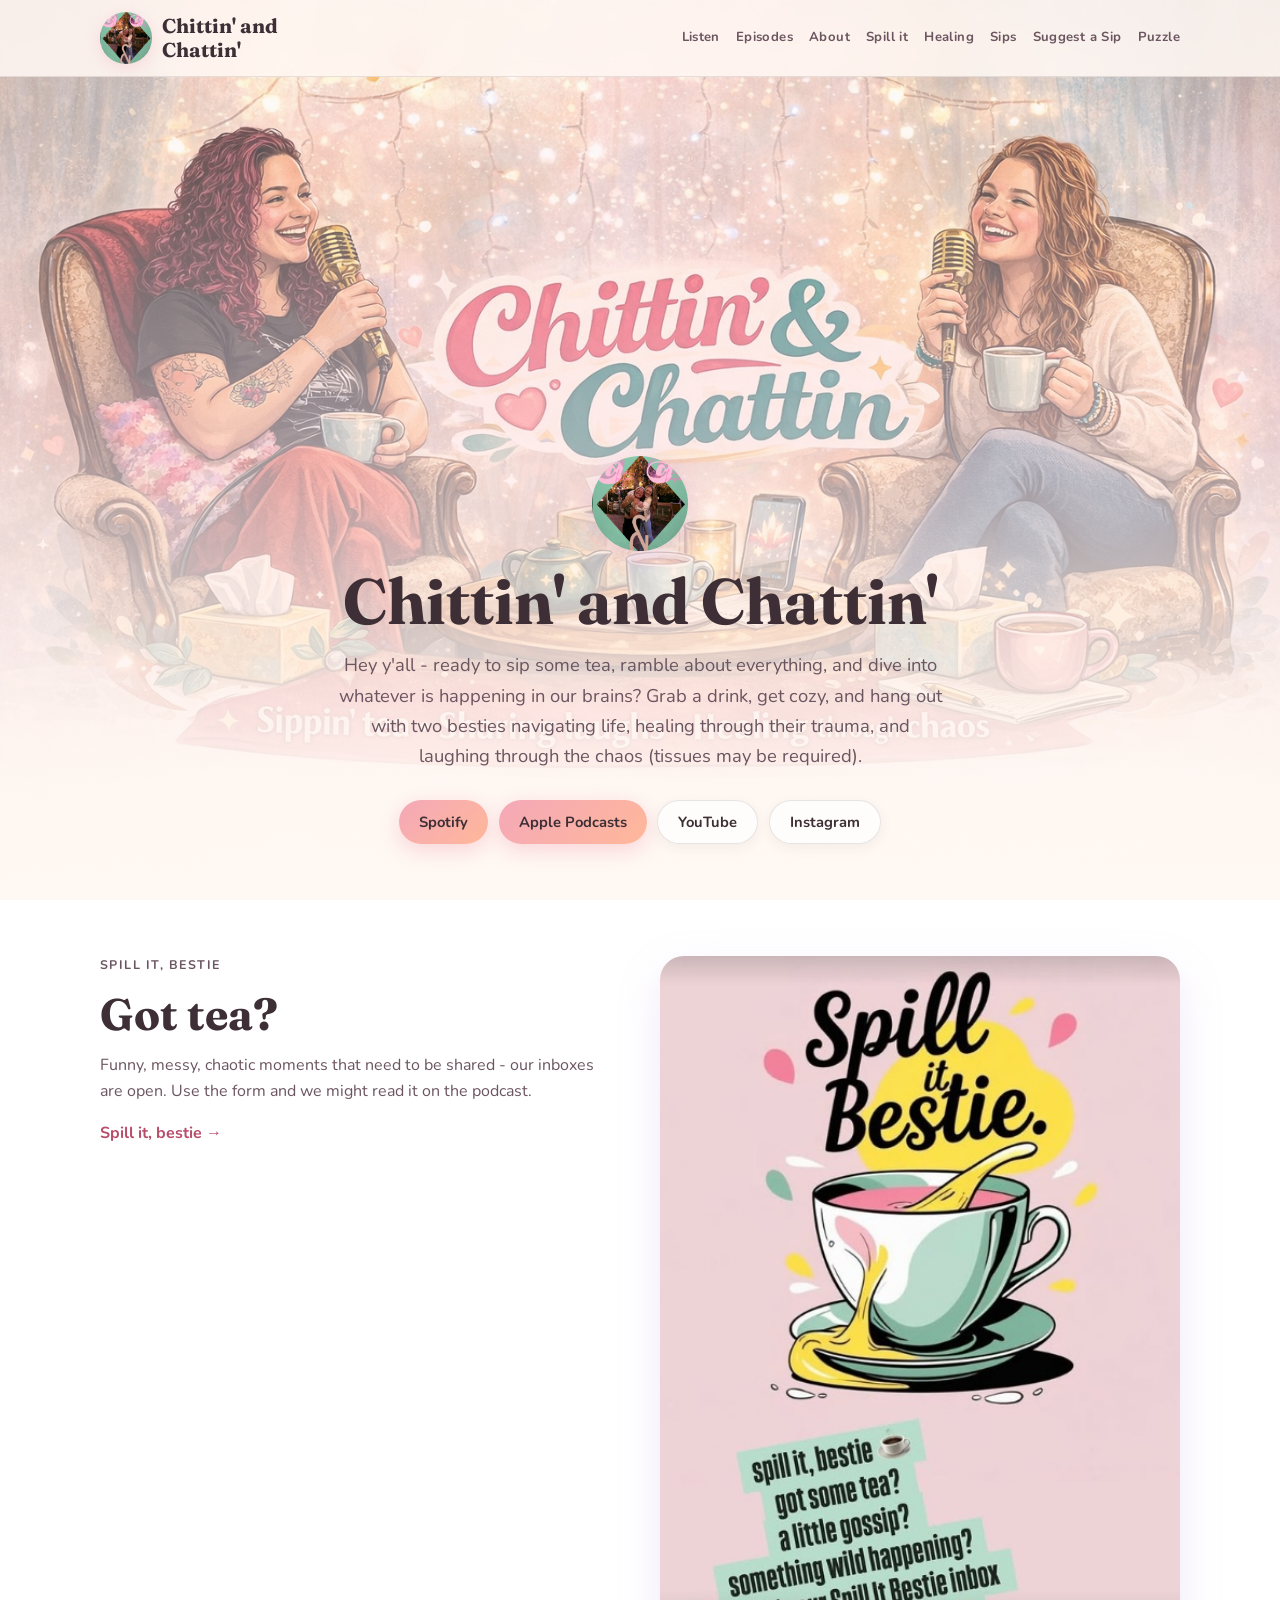
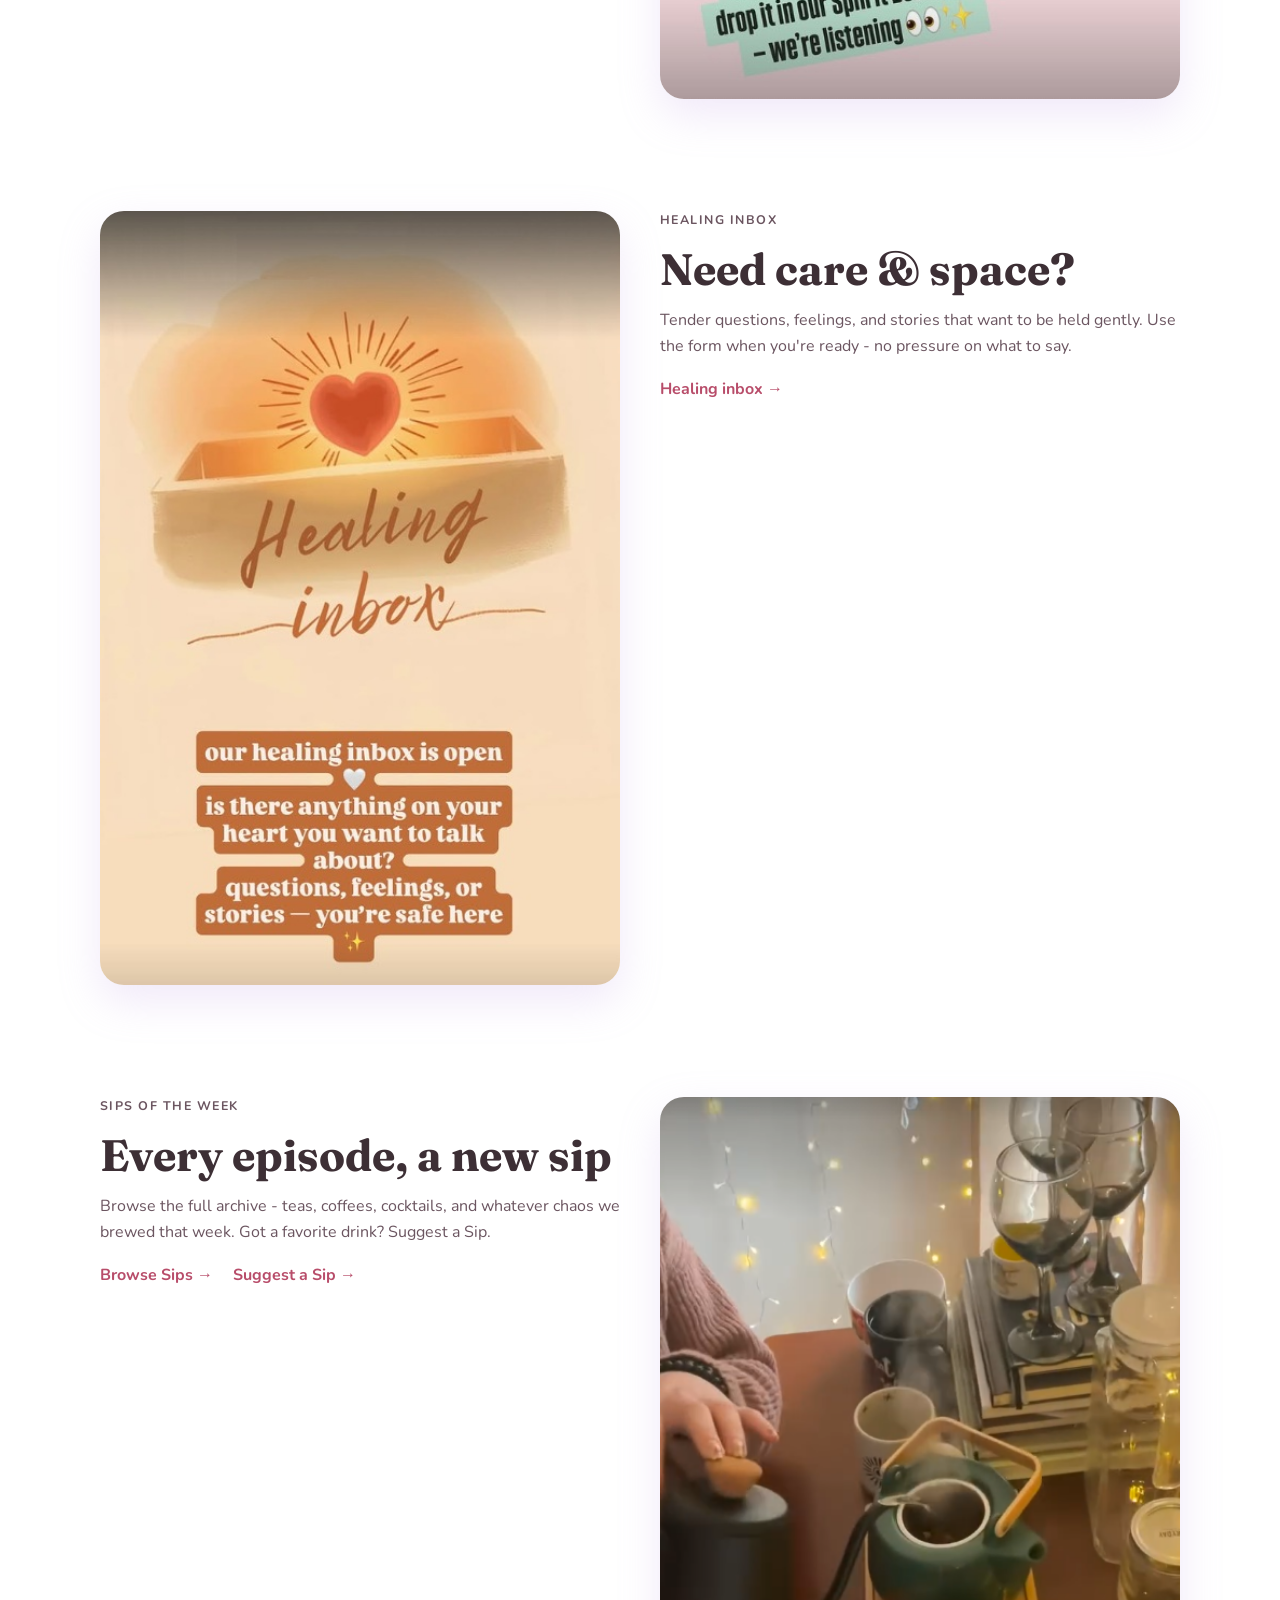
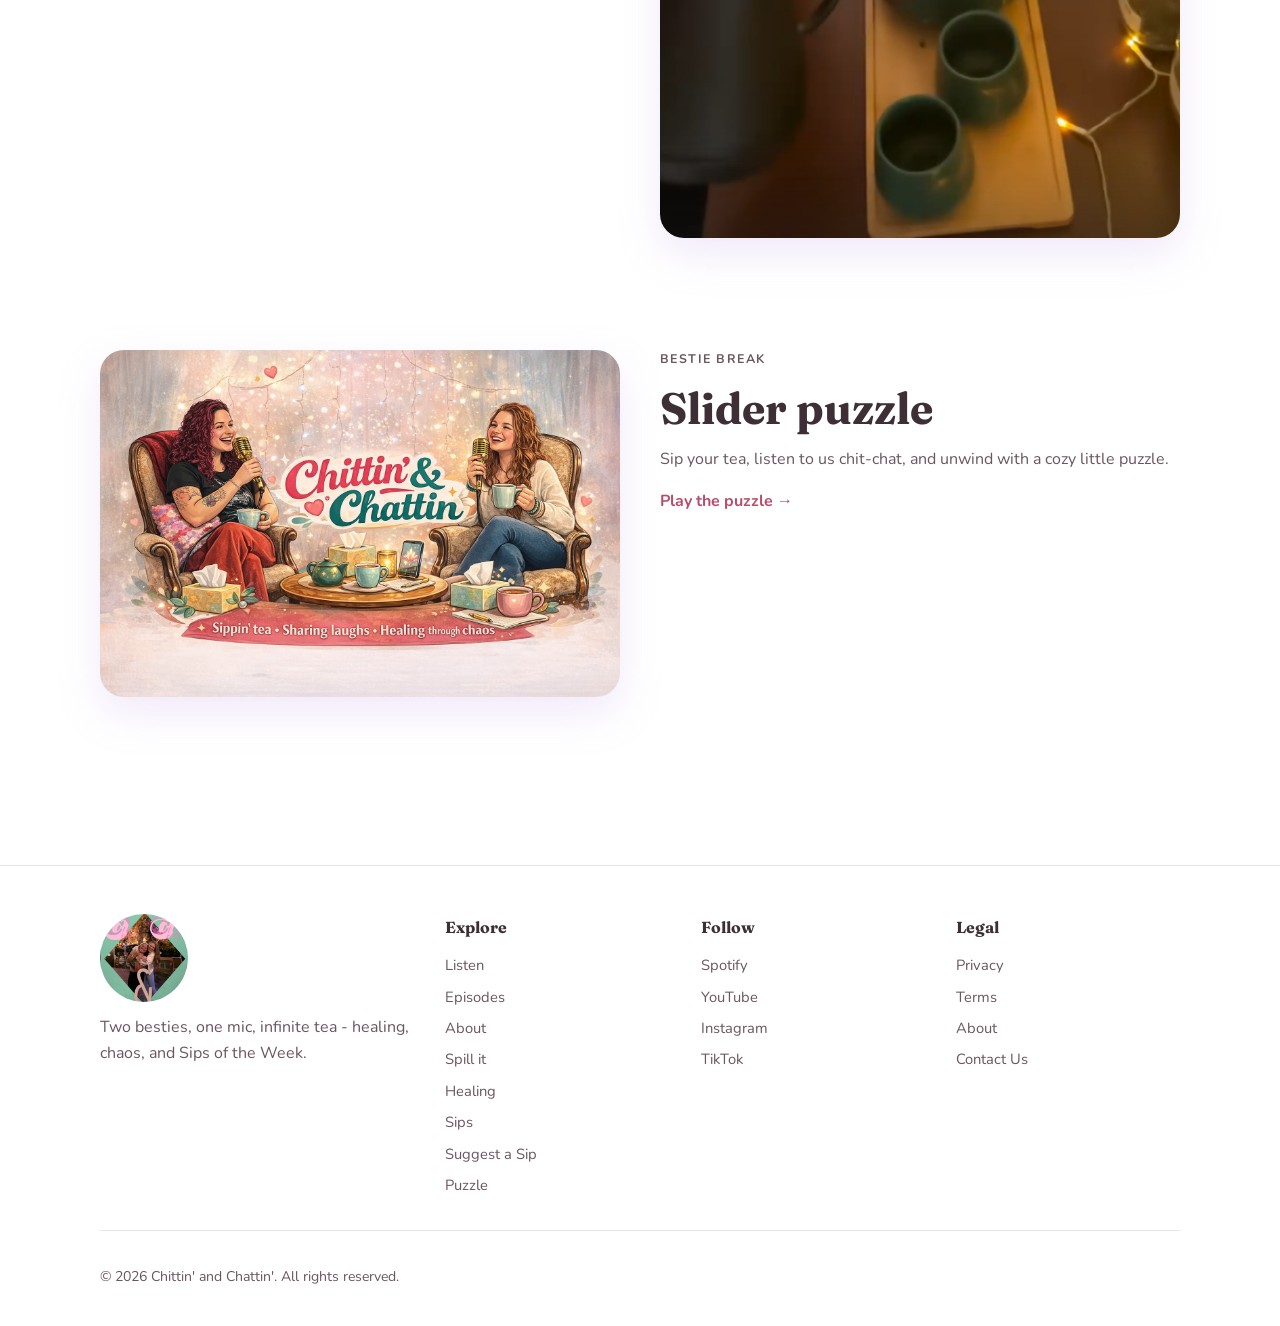
<file: index.html>
<!DOCTYPE html>
<html lang="en">
  <head>
    <meta charset="UTF-8" />
    <meta name="viewport" content="width=device-width, initial-scale=1.0" />
    <meta name="description" content="Chittin' and Chattin' - two besties navigating life, healing, and laughing through the chaos. Listen on Spotify, Apple, YouTube, and everywhere else." />
    <title>Chittin' and Chattin'</title>
    <link rel="icon" href="/assets/brand/icon.png" type="image/png" />
    <link rel="stylesheet" href="/assets/css/site.css" />
    <link rel="canonical" href="https://chittinandchattin.com/" />
    <script async src="https://pagead2.googlesyndication.com/pagead/js/adsbygoogle.js?client=ca-pub-7048606415692002"
     crossorigin="anonymous"></script>
  </head>
  <body>
    <div id="app"></div>
    <script src="/assets/js/config.js"></script>
    <script src="/assets/js/site.js"></script>
    <script>
      initPage({
        title: "Chittin' and Chattin'",
        description: "Chittin' and Chattin' - two besties navigating life, healing, and laughing through the chaos.",
        activePath: "/",
        hero: true,
        adSlots: false,
        content: `
          ${renderTeaser({
            eyebrow: "Spill it, bestie",
            title: "Got tea?",
            body: "Funny, messy, chaotic moments that need to be shared - our inboxes are open. Use the form and we might read it on the podcast.",
            href: "/spill-it-bestie/",
            cta: "Spill it, bestie",
            image: "/assets/features/spill-it-bestie.jpg",
          })}
          ${renderTeaser({
            eyebrow: "Healing inbox",
            title: "Need care & space?",
            body: "Tender questions, feelings, and stories that want to be held gently. Use the form when you're ready - no pressure on what to say.",
            href: "/healing-inbox/",
            cta: "Healing inbox",
            image: "/assets/features/healing-inbox.jpg",
            reverse: true,
          })}
          ${renderTeaser({
            eyebrow: "Sips of the Week",
            title: "Every episode, a new sip",
            body: "Browse the full archive - teas, coffees, cocktails, and whatever chaos we brewed that week. Got a favorite drink? Suggest a Sip.",
            href: "/sips/",
            cta: "Browse Sips",
            secondaryHref: "/suggestasip/",
            secondaryCta: "Suggest a Sip",
            image: "/assets/features/sips-of-the-week.png",
          })}
          ${renderTeaser({
            eyebrow: "Bestie break",
            title: "Slider puzzle",
            body: "Sip your tea, listen to us chit-chat, and unwind with a cozy little puzzle.",
            href: "/puzzle/",
            cta: "Play the puzzle",
            image: "/assets/brand/hero.png",
            reverse: true,
          })}
        `,
      });
    </script>
  </body>
</html>
</file>
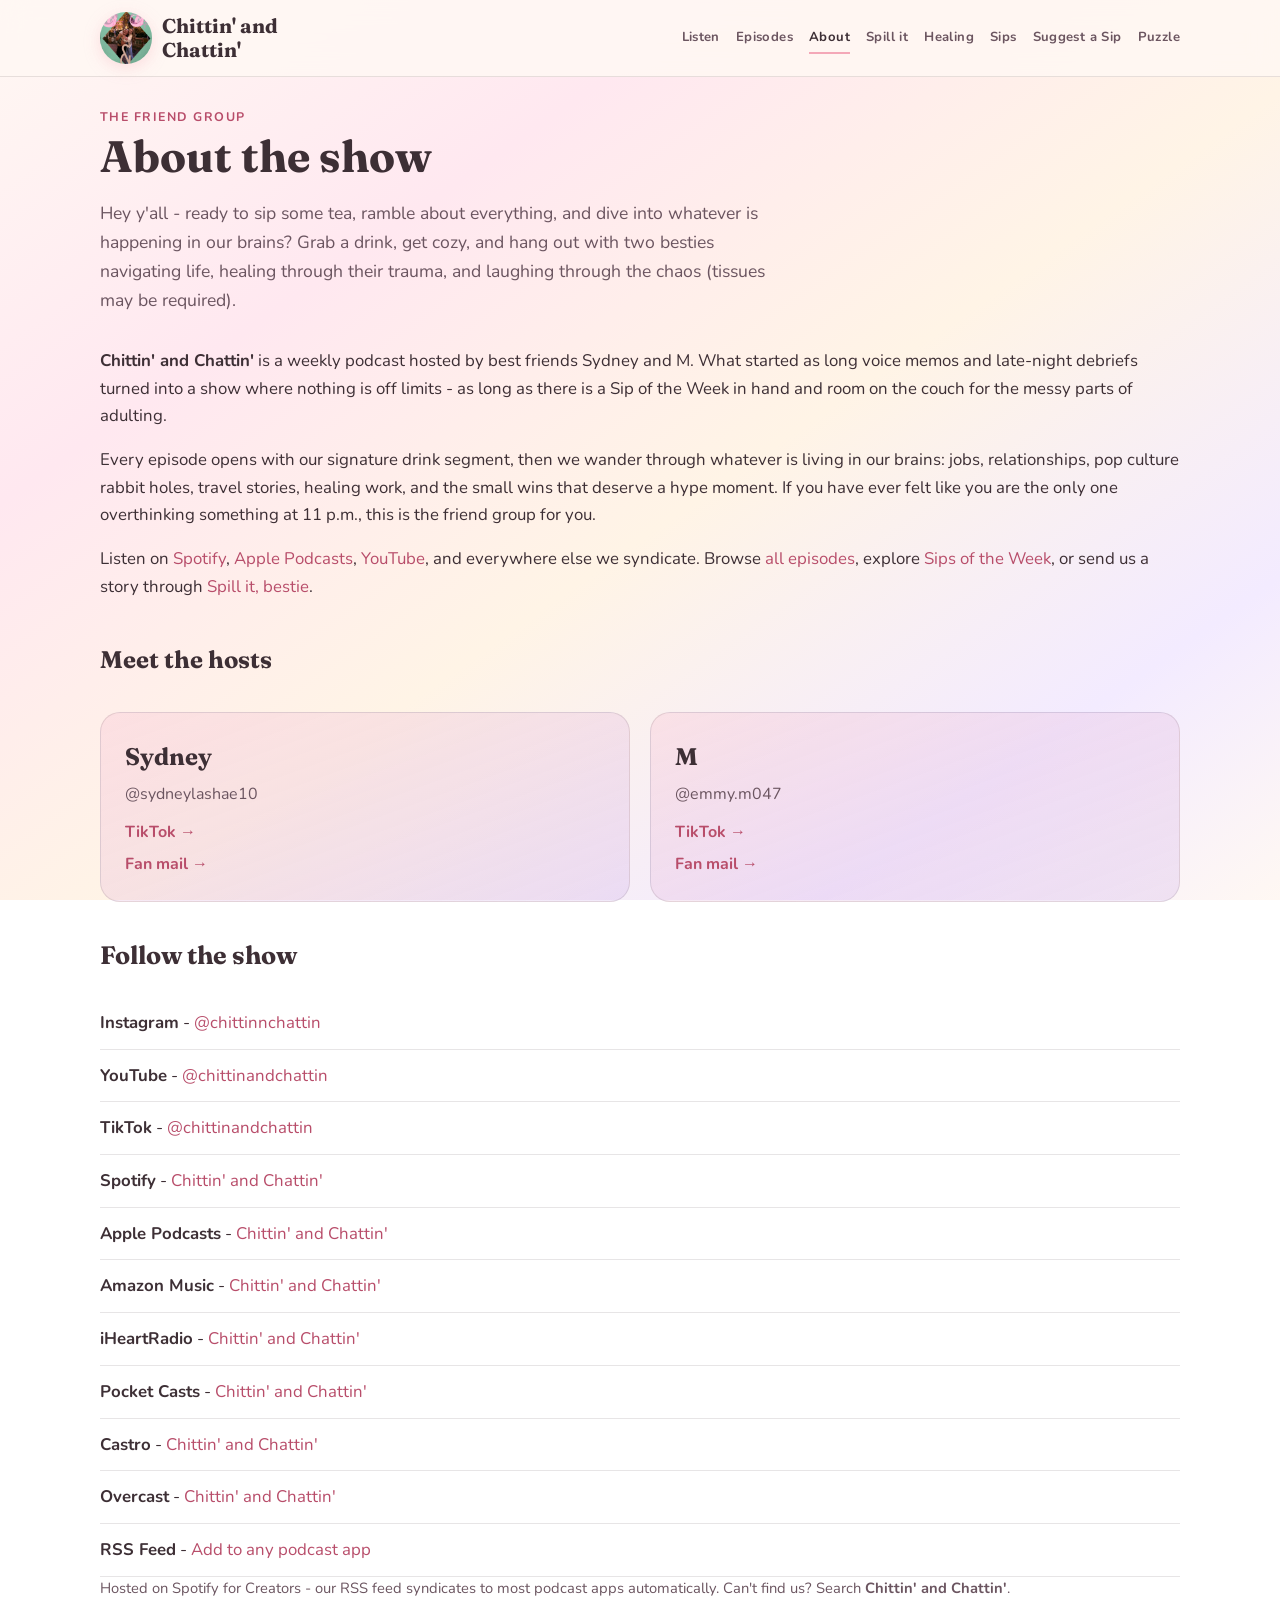
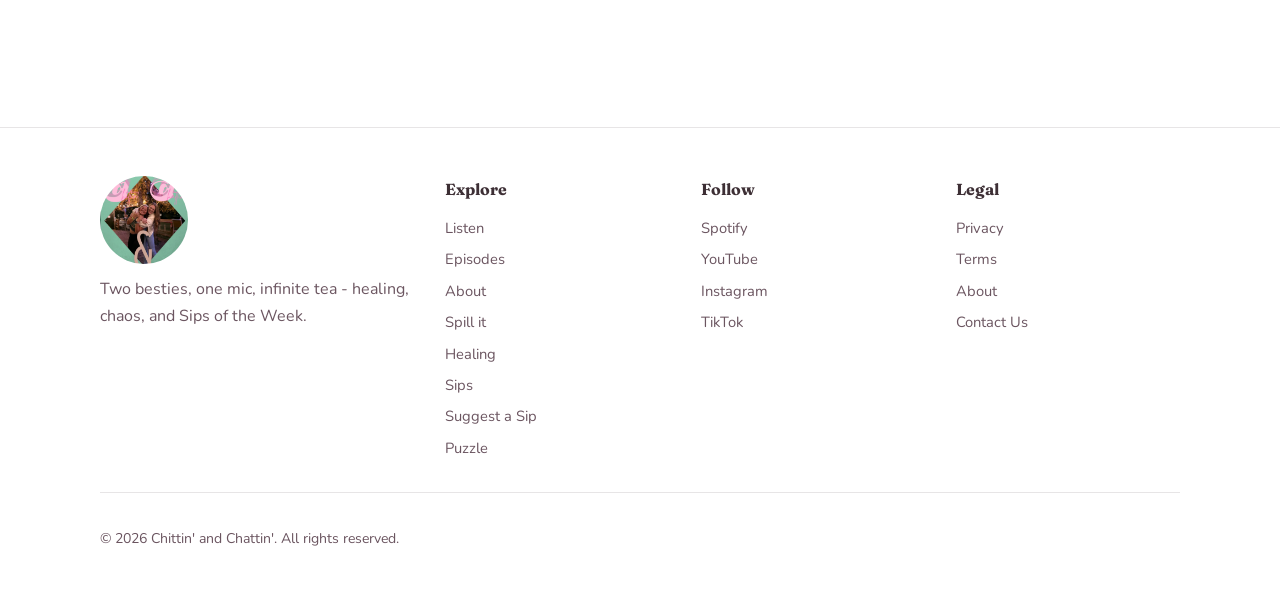
<file: about/index.html>
<!DOCTYPE html>
<html lang="en">
  <head>
    <meta charset="UTF-8" />
    <meta name="viewport" content="width=device-width, initial-scale=1.0" />
    <meta name="description" content="About Chittin' and Chattin - Sydney and M, two besties with a podcast about healing, chaos, and Sips of the Week." />
    <title>About</title>
    <link rel="icon" href="/assets/brand/icon.png" type="image/png" />
    <link rel="stylesheet" href="/assets/css/site.css" />
    <link rel="canonical" href="https://chittinandchattin.com/about/" />
    <script async src="https://pagead2.googlesyndication.com/pagead/js/adsbygoogle.js?client=ca-pub-7048606415692002"
     crossorigin="anonymous"></script>
  </head>
  <body>
    <div id="app"></div>
    <script src="/assets/js/config.js"></script>
    <script src="/assets/js/site.js"></script>
    <script>
      const cfg = window.SITE_CONFIG;
      initPage({
        title: "About",
        description: "About Chittin' and Chattin - Sydney and M, two besties with a podcast.",
        activePath: "/about/",
        content: `
          <header class="page-header reveal">
            <p class="teaser-eyebrow">The friend group</p>
            <h1>About the show</h1>
            <p class="page-lead">${cfg.bio}</p>
          </header>
          <div class="prose reveal">
            <p><strong>Chittin' and Chattin'</strong> is a weekly podcast hosted by best friends Sydney and M. What started as long voice memos and late-night debriefs turned into a show where nothing is off limits - as long as there is a Sip of the Week in hand and room on the couch for the messy parts of adulting.</p>
            <p>Every episode opens with our signature drink segment, then we wander through whatever is living in our brains: jobs, relationships, pop culture rabbit holes, travel stories, healing work, and the small wins that deserve a hype moment. If you have ever felt like you are the only one overthinking something at 11 p.m., this is the friend group for you.</p>
            <p>Listen on <a href="${cfg.links.spotify}" target="_blank" rel="noopener">Spotify</a>, <a href="${cfg.links.apple}" target="_blank" rel="noopener">Apple Podcasts</a>, <a href="${cfg.links.youtube}" target="_blank" rel="noopener">YouTube</a>, and everywhere else we syndicate. Browse <a href="/episodes/">all episodes</a>, explore <a href="/sips/">Sips of the Week</a>, or send us a story through <a href="/spill-it-bestie/">Spill it, bestie</a>.</p>
          </div>
          <h2 class="reveal" style="font-family:var(--font-display);margin:2.5rem 0 0.5rem;">Meet the hosts</h2>
          ${renderHostCards()}
          <div class="prose reveal">
            <h2 style="font-family:var(--font-display);">Follow the show</h2>
            ${renderFollowShowList()}
          </div>
        `,
      });
    </script>
  </body>
</html>
</file>
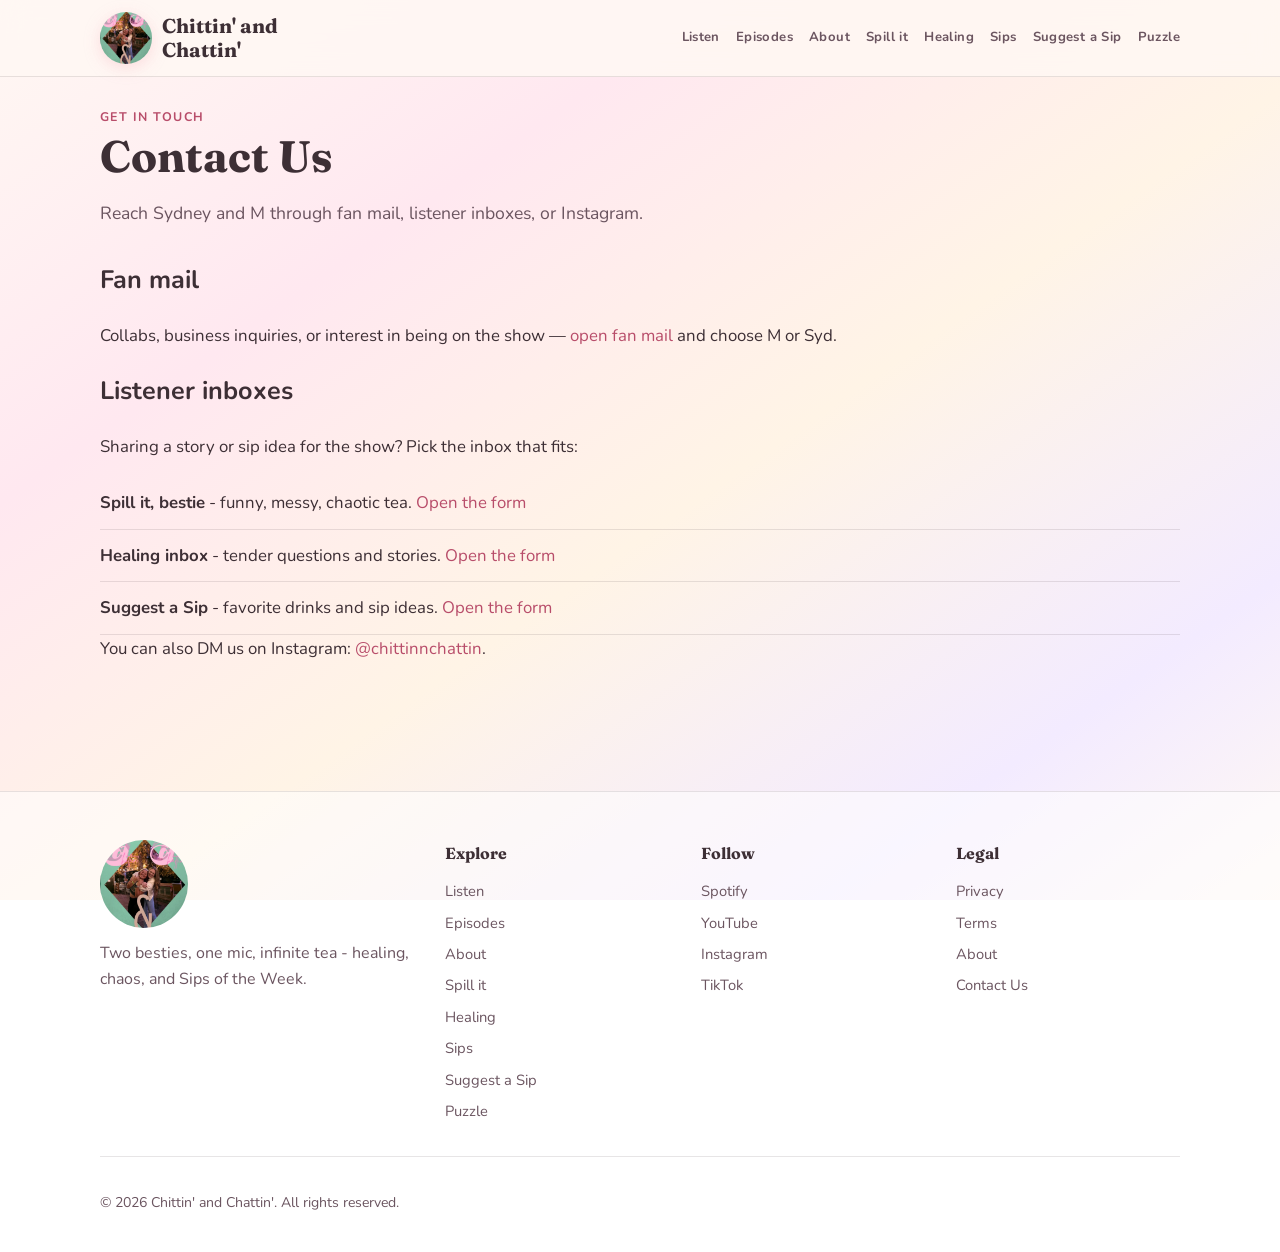
<file: contact/index.html>
<!DOCTYPE html>
<html lang="en">
  <head>
    <meta charset="UTF-8" />
    <meta name="viewport" content="width=device-width, initial-scale=1.0" />
    <meta name="description" content="Contact Chittin' and Chattin - reach the show through Spill it, bestie, Healing inbox, or Suggest a Sip." />
    <title>Contact Us</title>
    <link rel="icon" href="/assets/brand/icon.png" type="image/png" />
    <link rel="stylesheet" href="/assets/css/site.css" />
    <link rel="canonical" href="https://chittinandchattin.com/contact/" />
    <script async src="https://pagead2.googlesyndication.com/pagead/js/adsbygoogle.js?client=ca-pub-7048606415692002"
     crossorigin="anonymous"></script>
  </head>
  <body>
    <div id="app"></div>
    <script src="/assets/js/config.js"></script>
    <script src="/assets/js/site.js"></script>
    <script>
      initPage({
        title: "Contact Us",
        description: "Contact Chittin' and Chattin - reach the show through Spill it, bestie, Healing inbox, or Suggest a Sip.",
        activePath: "/contact/",
        content: renderChittinContactPage(),
      });
    </script>
  </body>
</html>
</file>
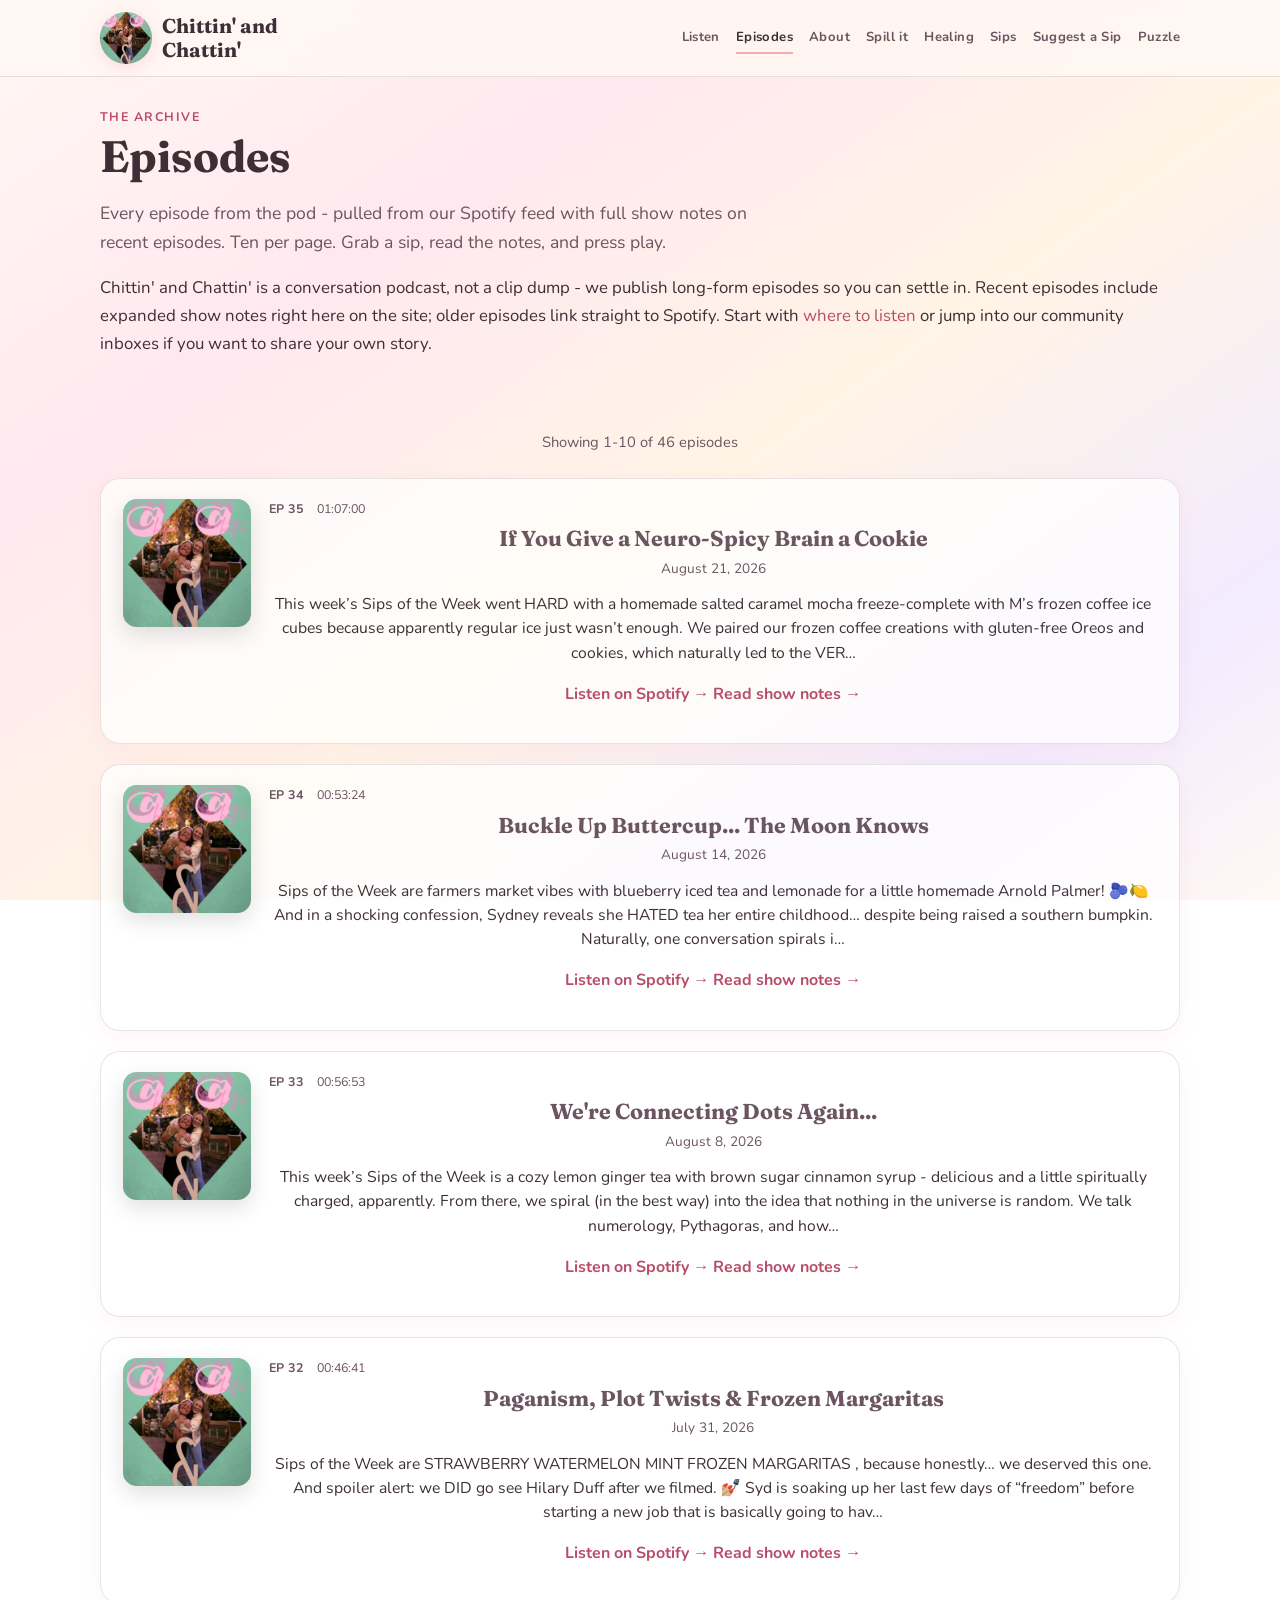
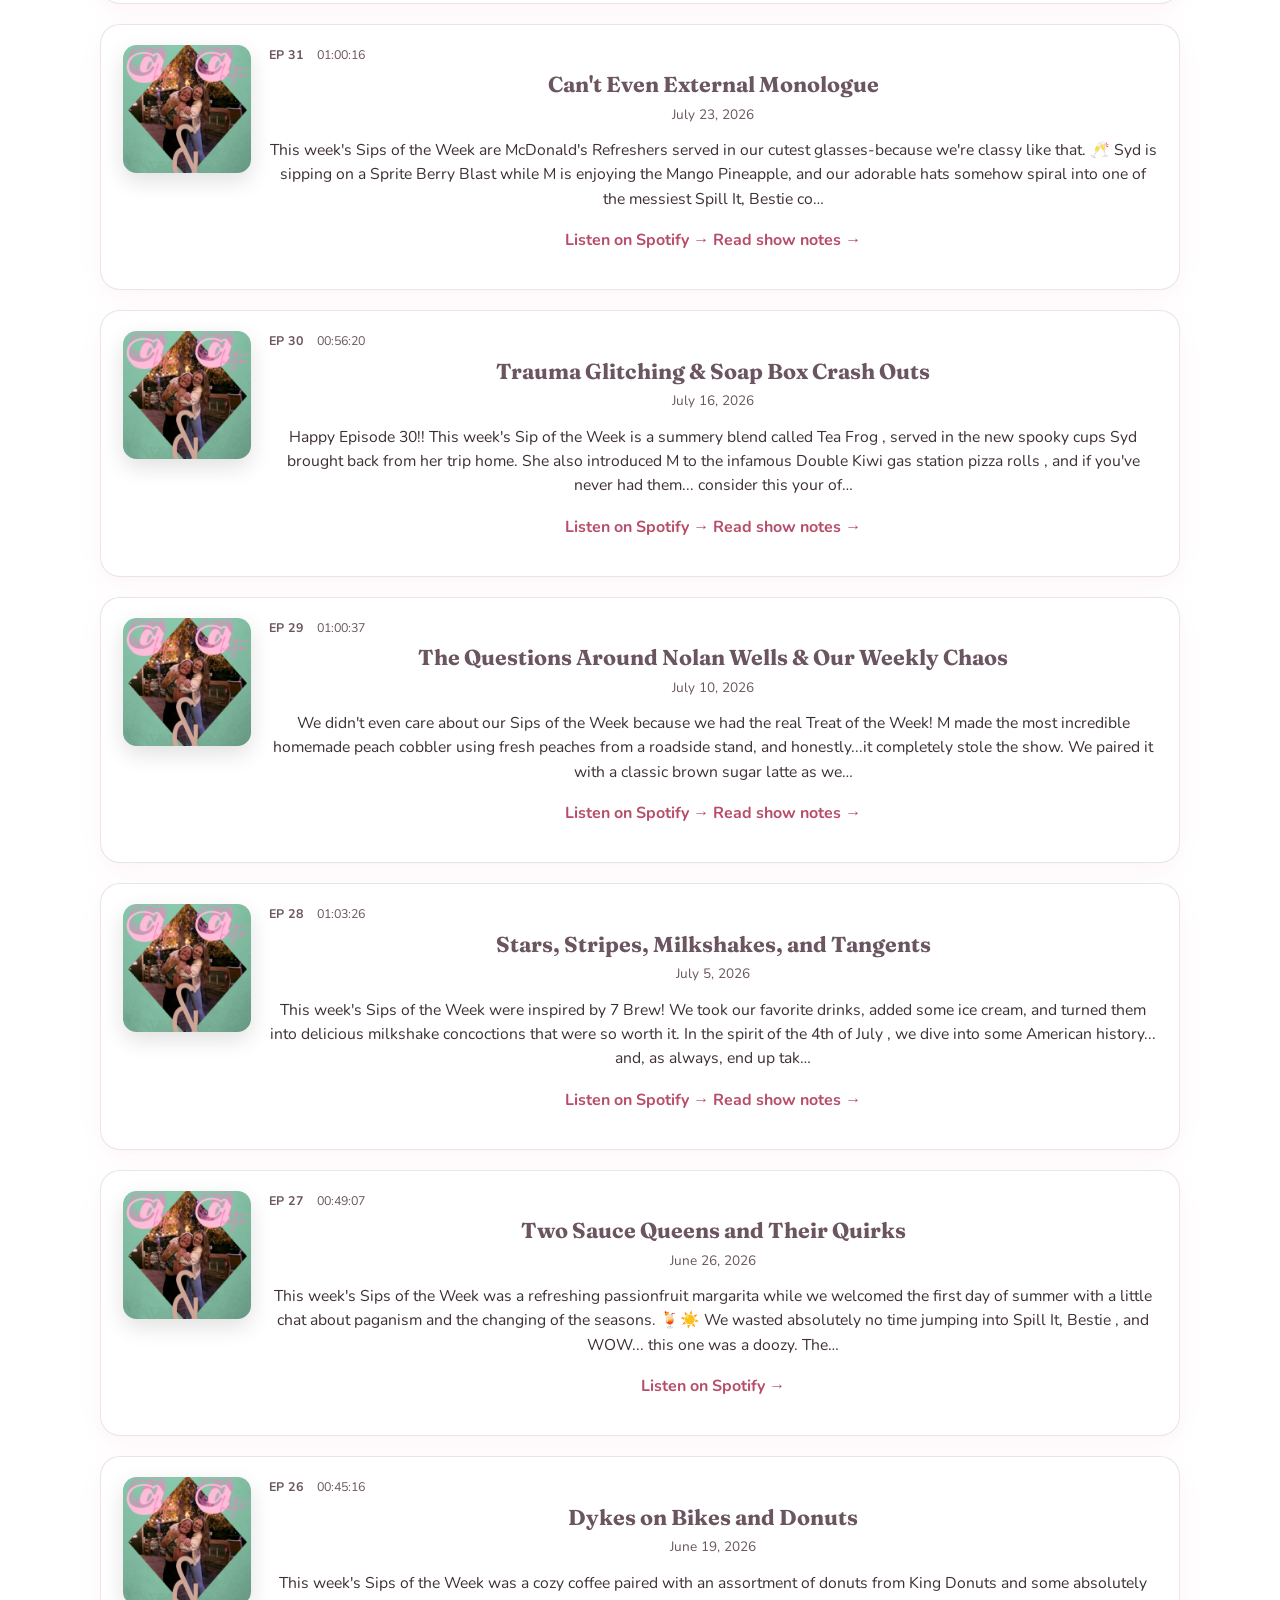
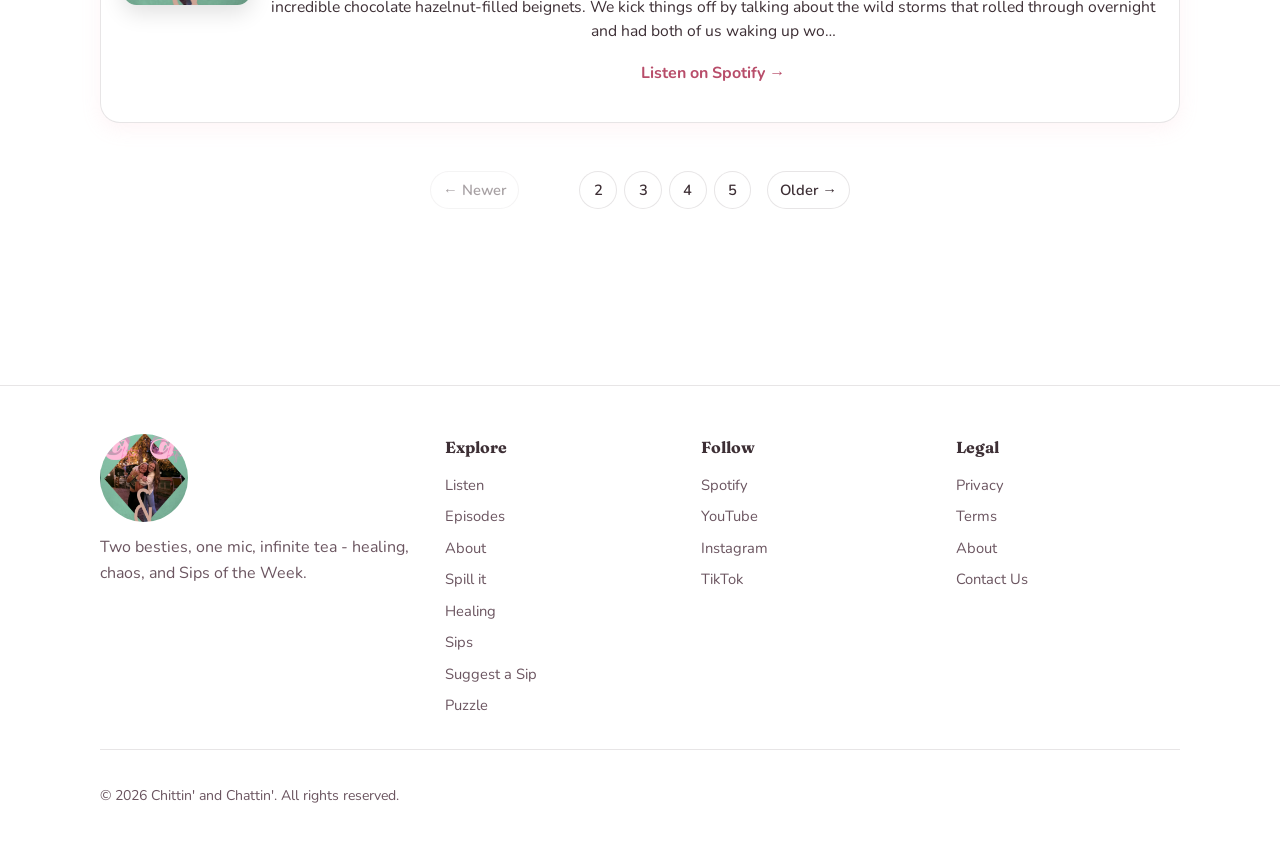
<file: episodes/index.html>
<!DOCTYPE html>
<html lang="en">
  <head>
    <meta charset="UTF-8" />
    <meta name="viewport" content="width=device-width, initial-scale=1.0" />
    <meta name="description" content="All episodes of Chittin' and Chattin - titles and show notes from Spotify." />
    <title>Episodes</title>
    <link rel="icon" href="/assets/brand/icon.png" type="image/png" />
    <link rel="stylesheet" href="/assets/css/site.css" />
    <link rel="canonical" href="https://chittinandchattin.com/episodes/" />
    <script async src="https://pagead2.googlesyndication.com/pagead/js/adsbygoogle.js?client=ca-pub-7048606415692002"
     crossorigin="anonymous"></script>
  </head>
  <body>
    <div id="app"></div>
    <script src="/assets/js/config.js"></script>
    <script src="/assets/js/site.js"></script>
    <script>
      initPage({
        title: "Episodes",
        description: "All episodes of Chittin' and Chattin - titles and show notes.",
        activePath: "/episodes/",
        content: `
          <header class="page-header reveal">
            <p class="teaser-eyebrow">The archive</p>
            <h1>Episodes</h1>
            <p class="page-lead">Every episode from the pod - pulled from our Spotify feed with full show notes on recent episodes. Ten per page. Grab a sip, read the notes, and press play.</p>
            <div class="prose reveal">
              <p>Chittin' and Chattin' is a conversation podcast, not a clip dump - we publish long-form episodes so you can settle in. Recent episodes include expanded show notes right here on the site; older episodes link straight to Spotify. Start with <a href="/listen/">where to listen</a> or jump into our community inboxes if you want to share your own story.</p>
            </div>
          </header>
          <div id="episode-list-mount" class="episode-loading reveal">Loading episodes…</div>
        `,
      });
      initEpisodesPage();
    </script>
  </body>
</html>
</file>
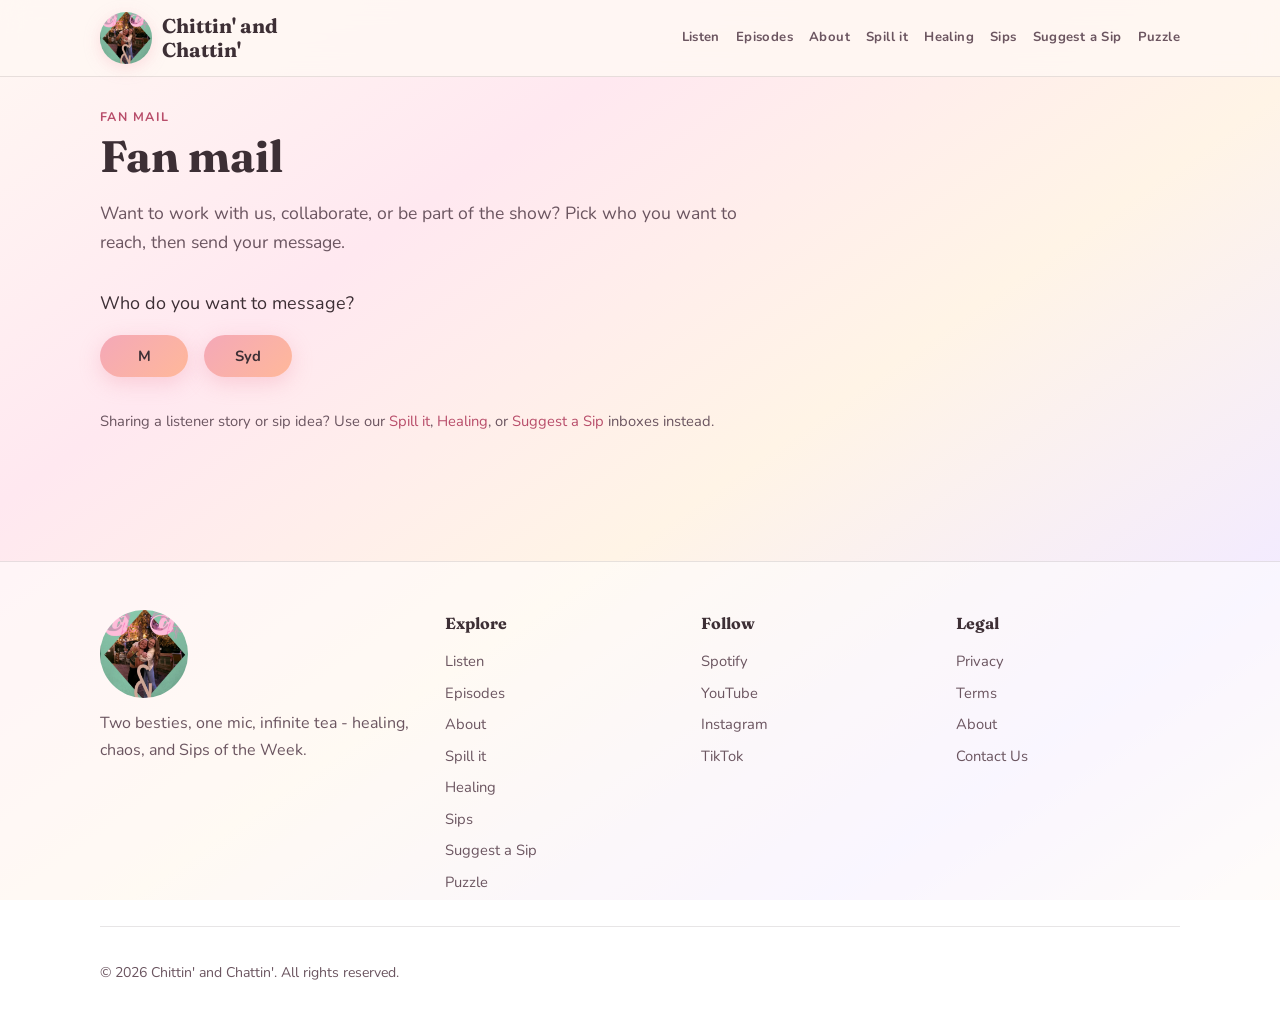
<file: fan-mail/index.html>
<!DOCTYPE html>
<html lang="en">
  <head>
    <meta charset="UTF-8" />
    <meta name="viewport" content="width=device-width, initial-scale=1.0" />
    <meta name="description" content="Fan mail for Chittin' and Chattin' - message M or Syd about collabs, business inquiries, or being on the show." />
    <title>Fan mail</title>
    <link rel="icon" href="/assets/brand/icon.png" type="image/png" />
    <link rel="stylesheet" href="/assets/css/site.css" />
    <link rel="canonical" href="https://chittinandchattin.com/fan-mail/" />
    <script async src="https://pagead2.googlesyndication.com/pagead/js/adsbygoogle.js?client=ca-pub-7048606415692002"
     crossorigin="anonymous"></script>
  </head>
  <body>
    <div id="app"></div>
    <script src="/assets/js/config.js"></script>
    <script src="/assets/js/site.js"></script>
    <script>
      initPage({
        title: "Fan mail",
        description: "Fan mail for Chittin' and Chattin' - message M or Syd about collabs, business inquiries, or being on the show.",
        activePath: "/fan-mail/",
        content: renderFanMailPage(),
      });
      bindInboxForm({
        inboxType: "contact",
        subjectPrefix: "Chittin' and Chattin' - Fan mail",
      });
      bindFanMailPage();
    </script>
  </body>
</html>
</file>
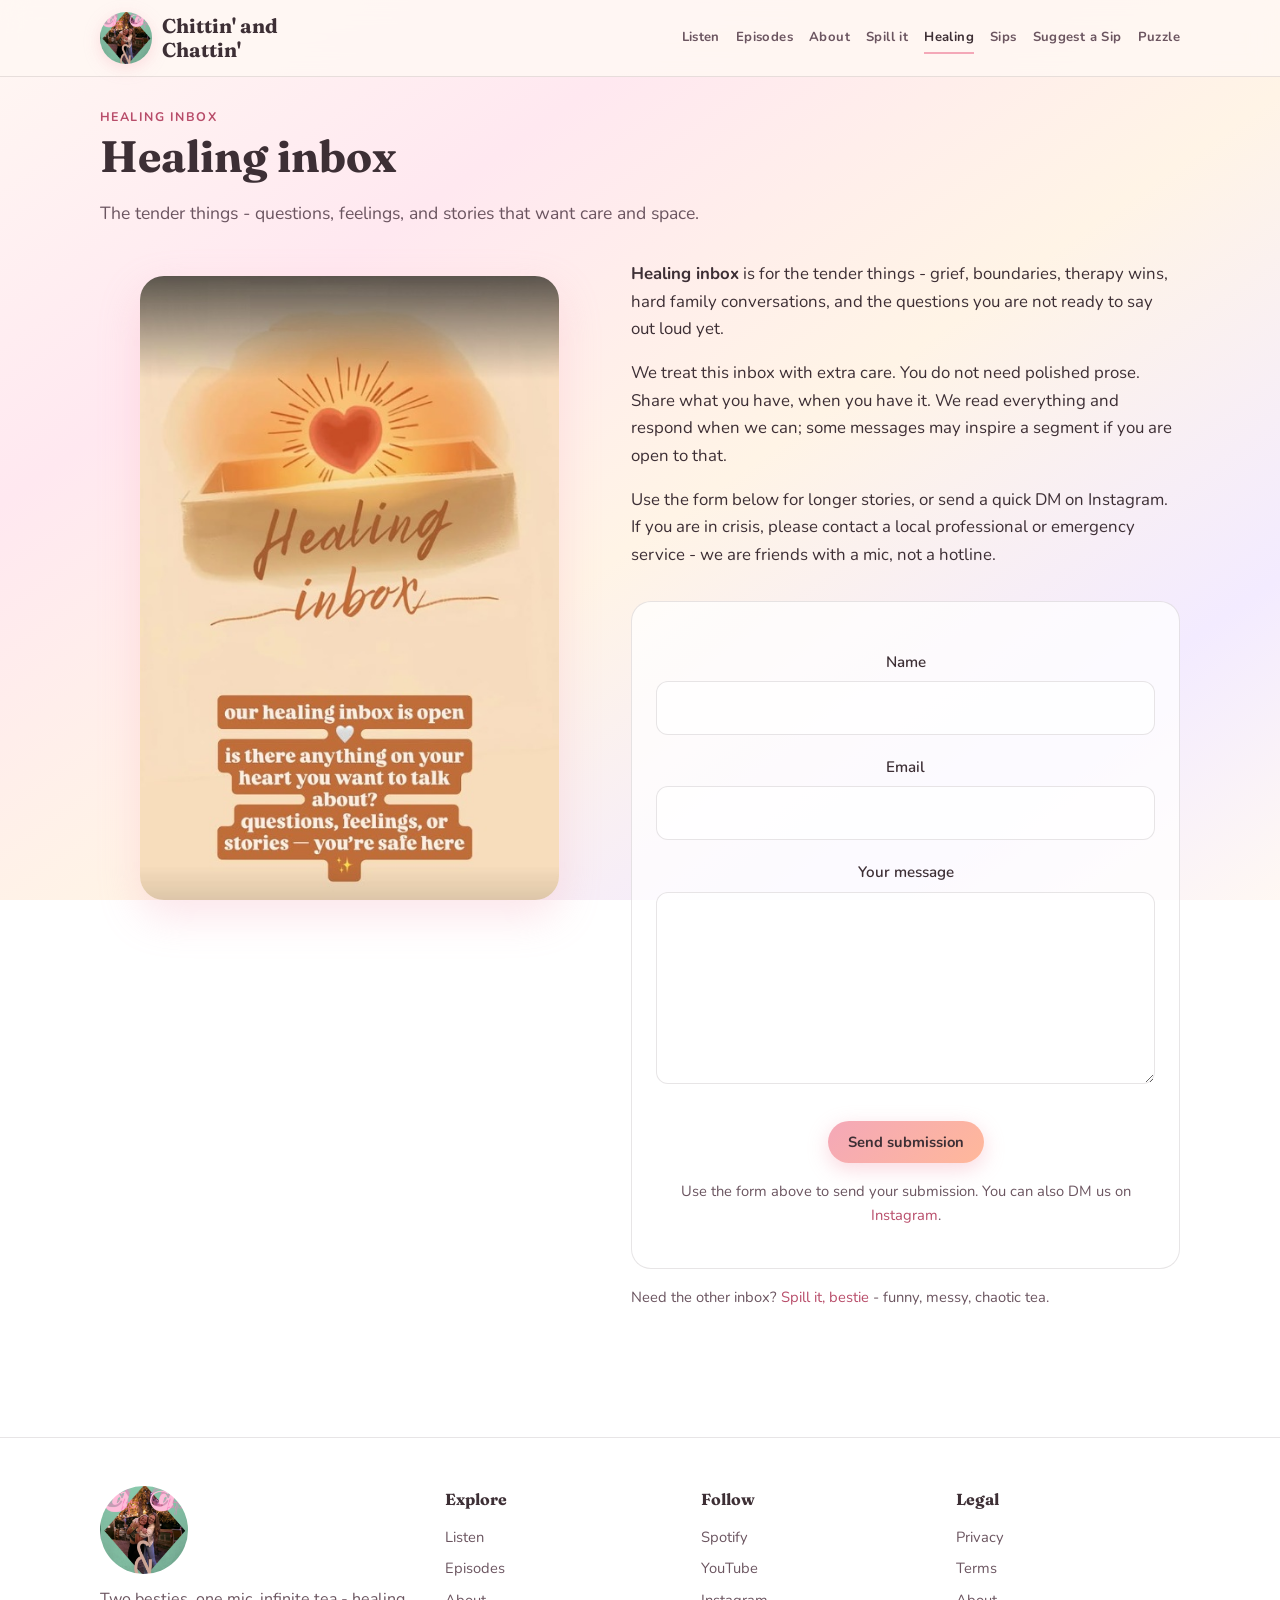
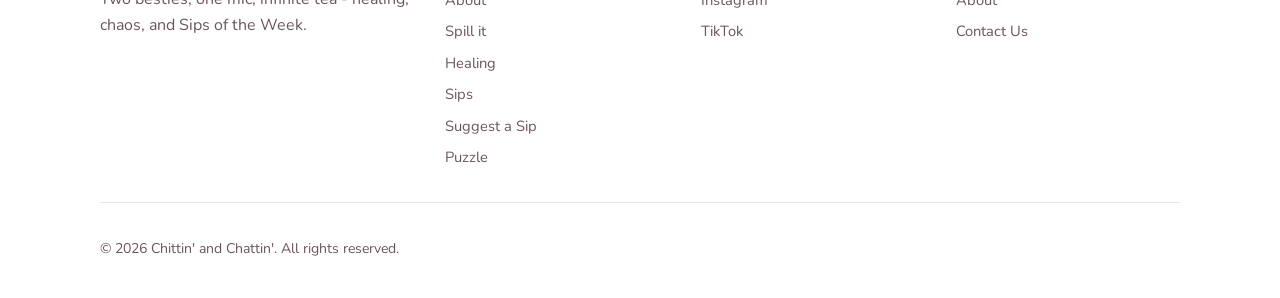
<file: healing-inbox/index.html>
<!DOCTYPE html>
<html lang="en">
  <head>
    <meta charset="UTF-8" />
    <meta name="viewport" content="width=device-width, initial-scale=1.0" />
    <meta name="description" content="Healing inbox - tender questions, feelings, and stories for Chittin' and Chattin'." />
    <title>Healing inbox</title>
    <link rel="icon" href="/assets/brand/icon.png" type="image/png" />
    <link rel="stylesheet" href="/assets/css/site.css" />
    <link rel="canonical" href="https://chittinandchattin.com/healing-inbox/" />
    <script async src="https://pagead2.googlesyndication.com/pagead/js/adsbygoogle.js?client=ca-pub-7048606415692002"
     crossorigin="anonymous"></script>
  </head>
  <body>
    <div id="app"></div>
    <script src="/assets/js/config.js"></script>
    <script src="/assets/js/site.js"></script>
    <script>
      initPage({
        title: "Healing inbox",
        description: "Healing inbox - tender questions, feelings, and stories for Chittin' and Chattin'.",
        activePath: "/healing-inbox/",
        content: renderFeaturePage({
          eyebrow: "Healing inbox",
          title: "Healing inbox",
          intro: "The tender things - questions, feelings, and stories that want care and space.",
          body: `<p><strong>Healing inbox</strong> is for the tender things - grief, boundaries, therapy wins, hard family conversations, and the questions you are not ready to say out loud yet.</p>
            <p>We treat this inbox with extra care. You do not need polished prose. Share what you have, when you have it. We read everything and respond when we can; some messages may inspire a segment if you are open to that.</p>
            <p>Use the form below for longer stories, or send a quick DM on Instagram. If you are in crisis, please contact a local professional or emergency service - we are friends with a mic, not a hotline.</p>`,
          image: "/assets/features/healing-inbox.jpg",
          inboxType: "healing",
        }),
      });
      bindInboxForm({
        inboxType: "healing",
        subjectPrefix: "Chittin' and Chattin'' - Healing inbox",
      });
    </script>
  </body>
</html>
</file>
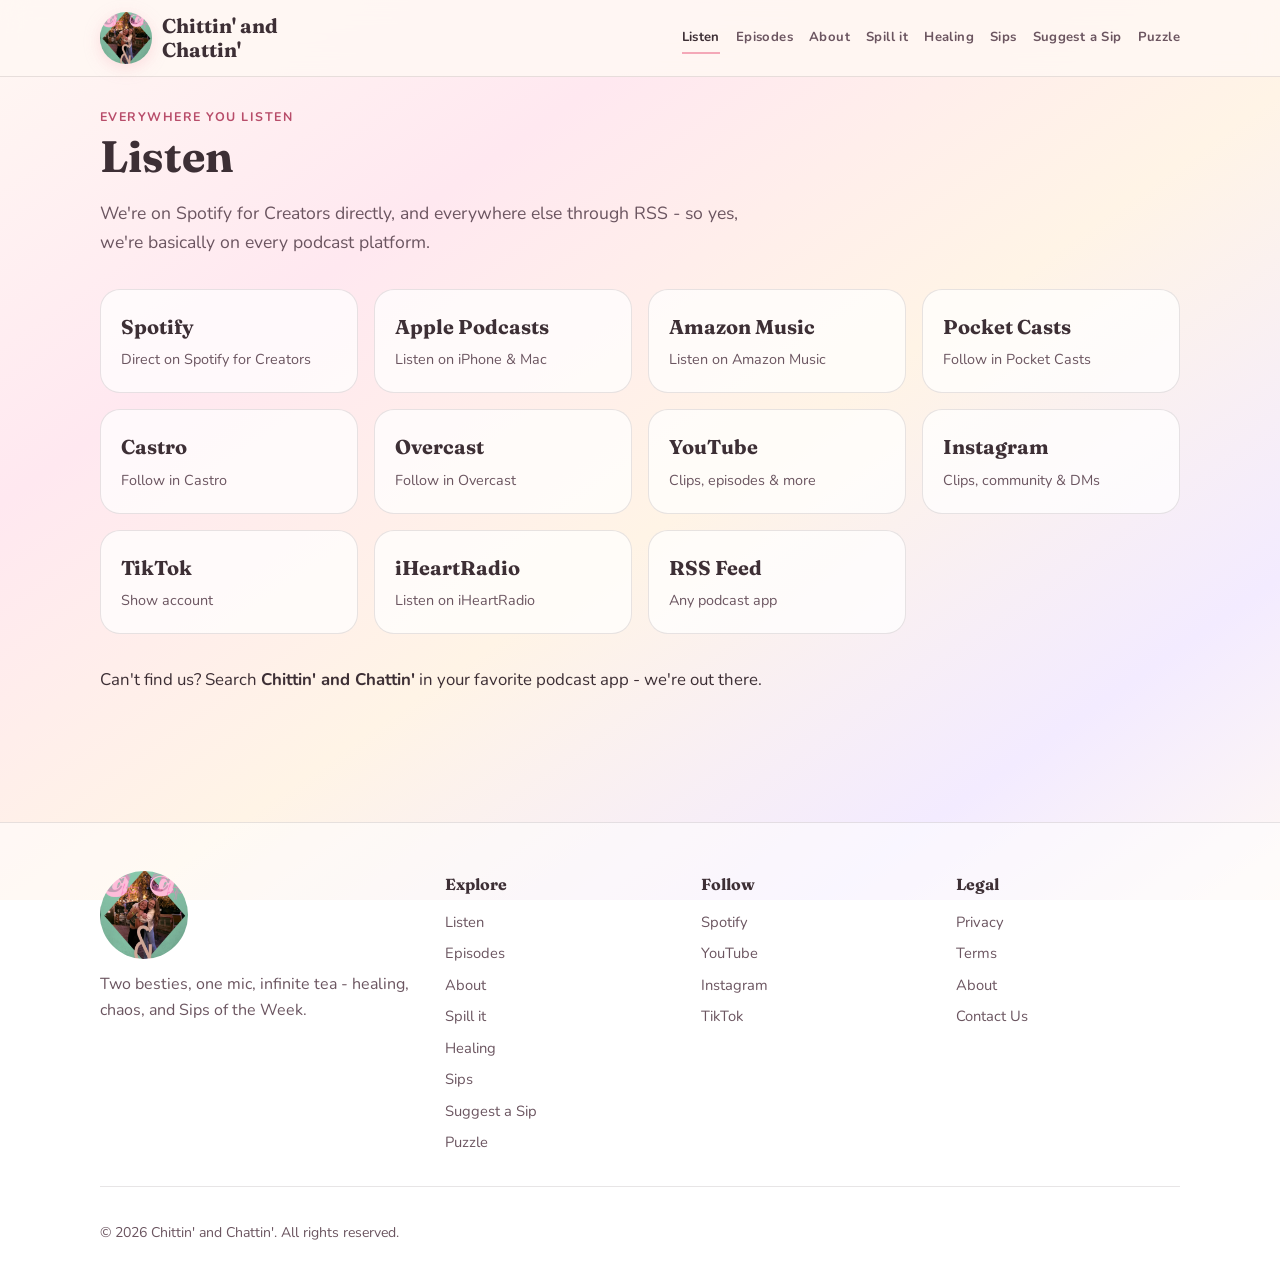
<file: listen/index.html>
<!DOCTYPE html>
<html lang="en">
  <head>
    <meta charset="UTF-8" />
    <meta name="viewport" content="width=device-width, initial-scale=1.0" />
    <meta name="description" content="Listen to Chittin' and Chattin on Spotify, Apple Podcasts, YouTube, Instagram, TikTok, and every platform via RSS." />
    <title>Listen</title>
    <link rel="icon" href="/assets/brand/icon.png" type="image/png" />
    <link rel="stylesheet" href="/assets/css/site.css" />
    <link rel="canonical" href="https://chittinandchattin.com/listen/" />
    <script async src="https://pagead2.googlesyndication.com/pagead/js/adsbygoogle.js?client=ca-pub-7048606415692002"
     crossorigin="anonymous"></script>
  </head>
  <body>
    <div id="app"></div>
    <script src="/assets/js/config.js"></script>
    <script src="/assets/js/site.js"></script>
    <script>
      initPage({
        title: "Listen",
        description: "Listen to Chittin' and Chattin on Spotify, Apple Podcasts, YouTube, and more.",
        activePath: "/listen/",
        content: `
          <header class="page-header reveal">
            <p class="teaser-eyebrow">Everywhere you listen</p>
            <h1>Listen</h1>
            <p class="page-lead">We're on Spotify for Creators directly, and everywhere else through RSS - so yes, we're basically on every podcast platform.</p>
          </header>
          ${renderListenGrid()}
          <div class="prose reveal">
            <p>Can't find us? Search <strong>Chittin' and Chattin'</strong> in your favorite podcast app - we're out there.</p>
          </div>
        `,
      });
    </script>
  </body>
</html>
</file>
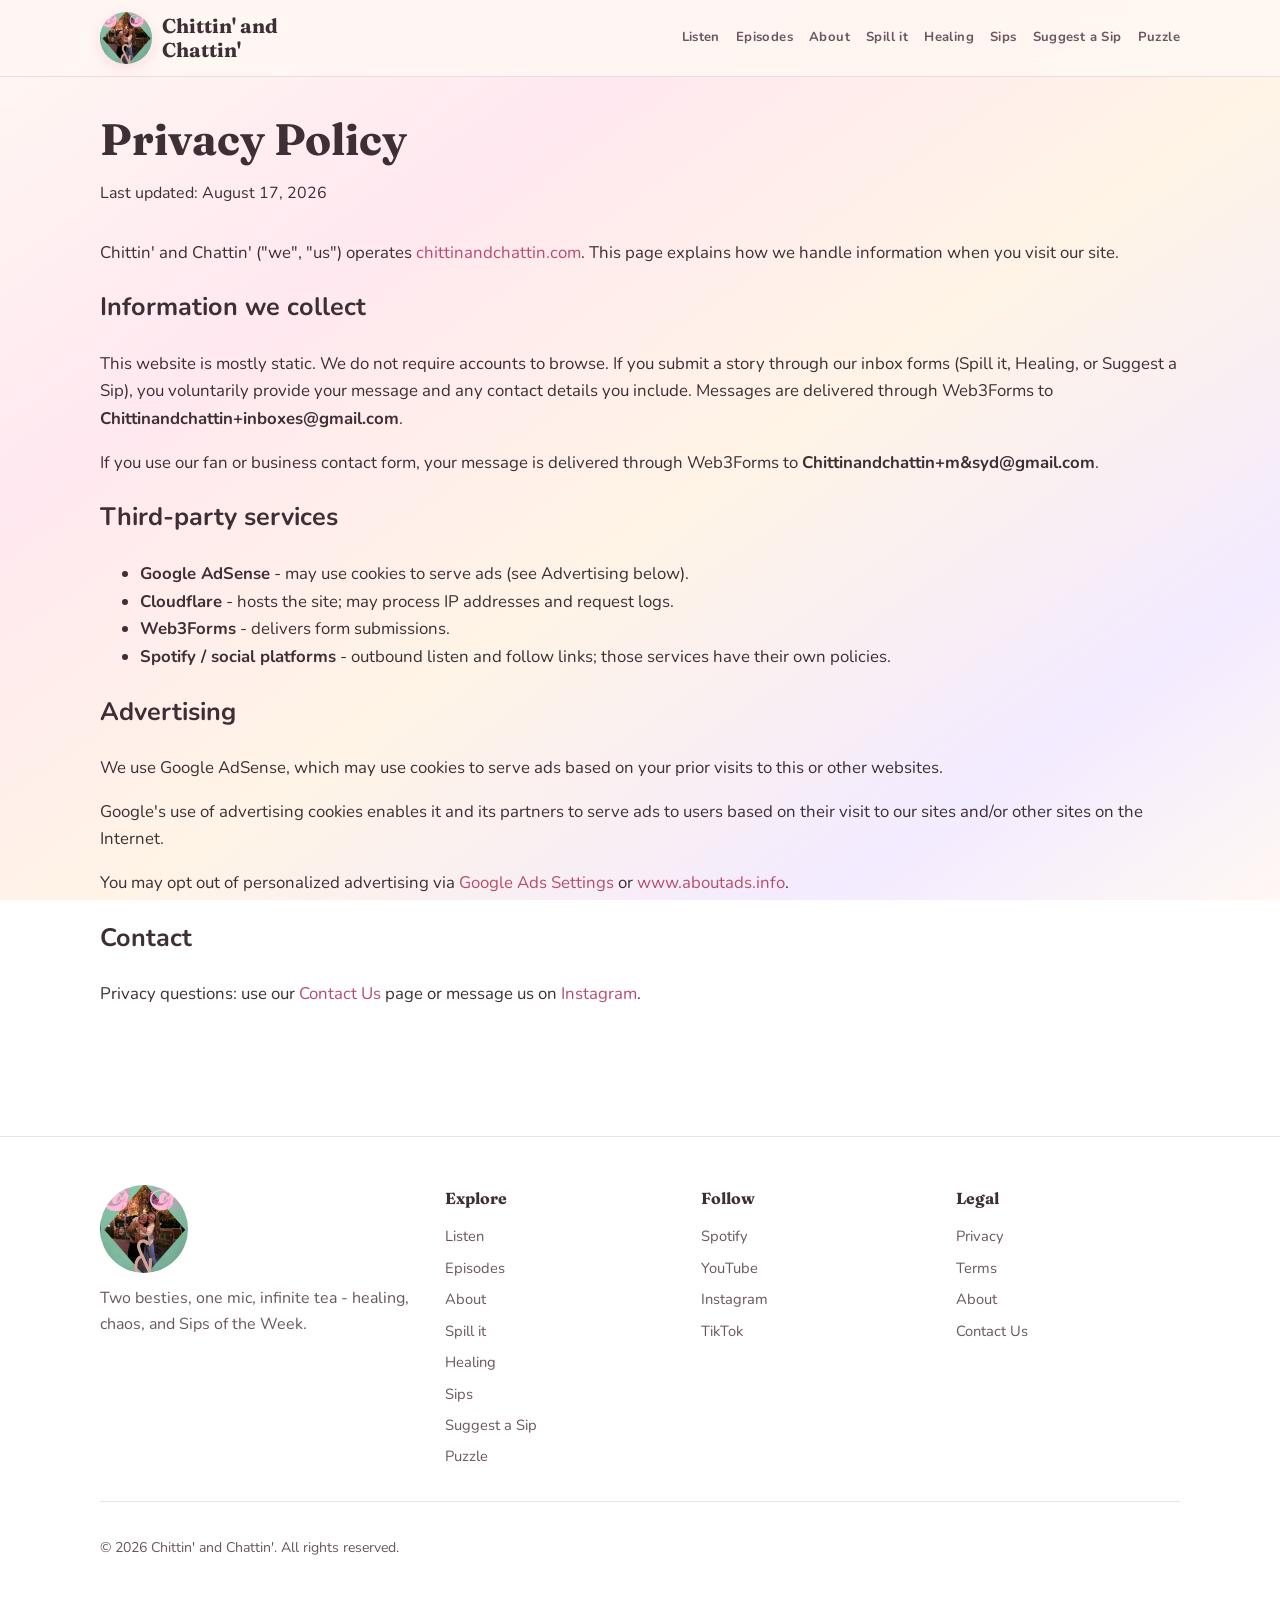
<file: privacy/index.html>
<!DOCTYPE html>
<html lang="en">
  <head>
    <meta charset="UTF-8" />
    <meta name="viewport" content="width=device-width, initial-scale=1.0" />
    <meta name="description" content="Privacy Policy for Chittin' and Chattin' and chittinandchattin.com." />
    <title>Privacy Policy</title>
    <link rel="icon" href="/assets/brand/icon.png" type="image/png" />
    <link rel="stylesheet" href="/assets/css/site.css" />
    <link rel="canonical" href="https://chittinandchattin.com/privacy/" />
    <script async src="https://pagead2.googlesyndication.com/pagead/js/adsbygoogle.js?client=ca-pub-7048606415692002"
     crossorigin="anonymous"></script>
  </head>
  <body>
    <div id="app"></div>
    <script src="/assets/js/config.js"></script>
    <script src="/assets/js/site.js"></script>
    <script>
      initPage({
        title: "Privacy Policy",
        description: "Privacy Policy for Chittin' and Chattin'.",
        activePath: "/privacy/",
        content: `
          <header class="page-header reveal">
            <h1>Privacy Policy</h1>
            <p>Last updated: August 17, 2026</p>
          </header>
          <div class="prose reveal">
            <p>Chittin' and Chattin' ("we", "us") operates <a href="/">chittinandchattin.com</a>. This page explains how we handle information when you visit our site.</p>

            <h2>Information we collect</h2>
            <p>This website is mostly static. We do not require accounts to browse. If you submit a story through our inbox forms (Spill it, Healing, or Suggest a Sip), you voluntarily provide your message and any contact details you include. Messages are delivered through Web3Forms to <strong>Chittinandchattin+inboxes@gmail.com</strong>.</p>
            <p>If you use our fan or business contact form, your message is delivered through Web3Forms to <strong>Chittinandchattin+m&amp;syd@gmail.com</strong>.</p>

            <h2>Third-party services</h2>
            <ul>
              <li><strong>Google AdSense</strong> - may use cookies to serve ads (see Advertising below).</li>
              <li><strong>Cloudflare</strong> - hosts the site; may process IP addresses and request logs.</li>
              <li><strong>Web3Forms</strong> - delivers form submissions.</li>
              <li><strong>Spotify / social platforms</strong> - outbound listen and follow links; those services have their own policies.</li>
            </ul>

            <h2>Advertising</h2>
            <p>We use Google AdSense, which may use cookies to serve ads based on your prior visits to this or other websites.</p>
            <p>Google's use of advertising cookies enables it and its partners to serve ads to users based on their visit to our sites and/or other sites on the Internet.</p>
            <p>You may opt out of personalized advertising via <a href="https://adssettings.google.com" target="_blank" rel="noopener">Google Ads Settings</a> or <a href="https://www.aboutads.info" target="_blank" rel="noopener">www.aboutads.info</a>.</p>

            <h2>Contact</h2>
            <p>Privacy questions: use our <a href="/contact/">Contact Us</a> page or message us on <a href="https://www.instagram.com/chittinnchattin/" target="_blank" rel="noopener">Instagram</a>.</p>
          </div>
        `,
      });
    </script>
  </body>
</html>
</file>
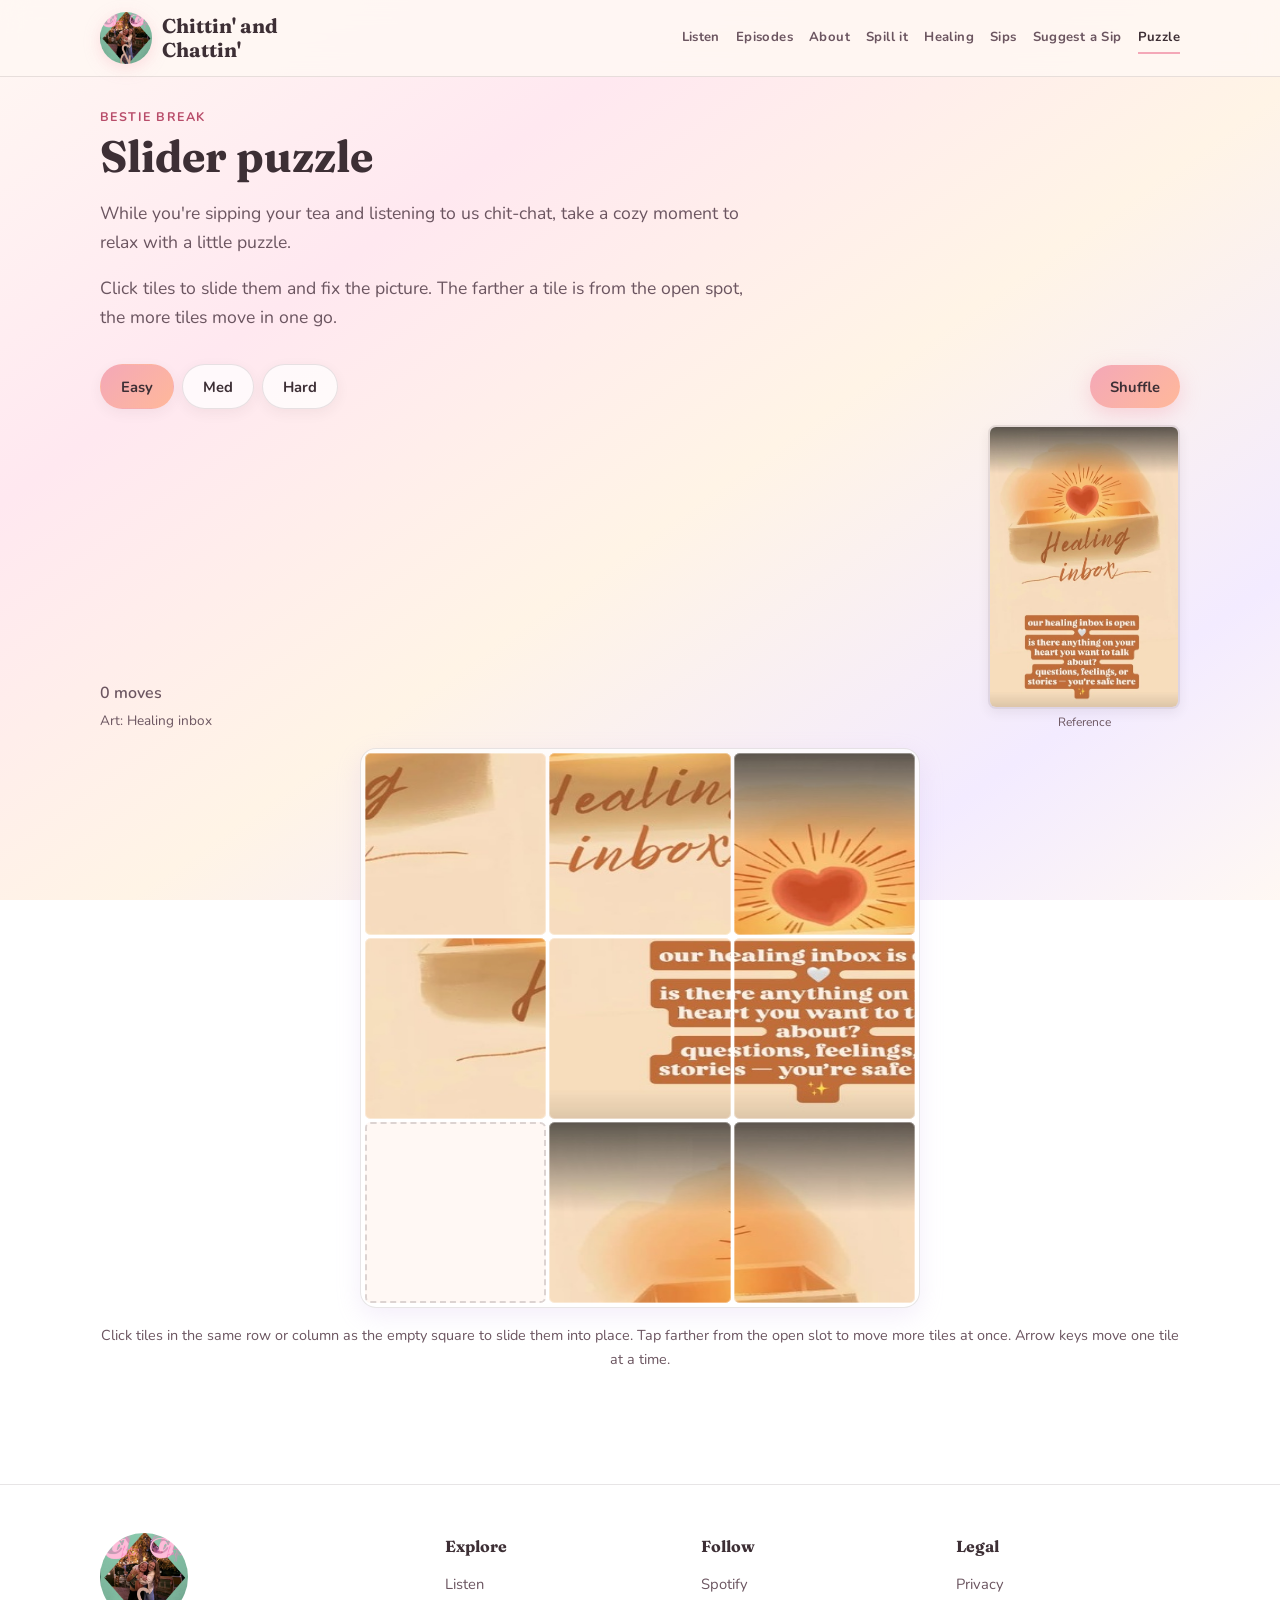
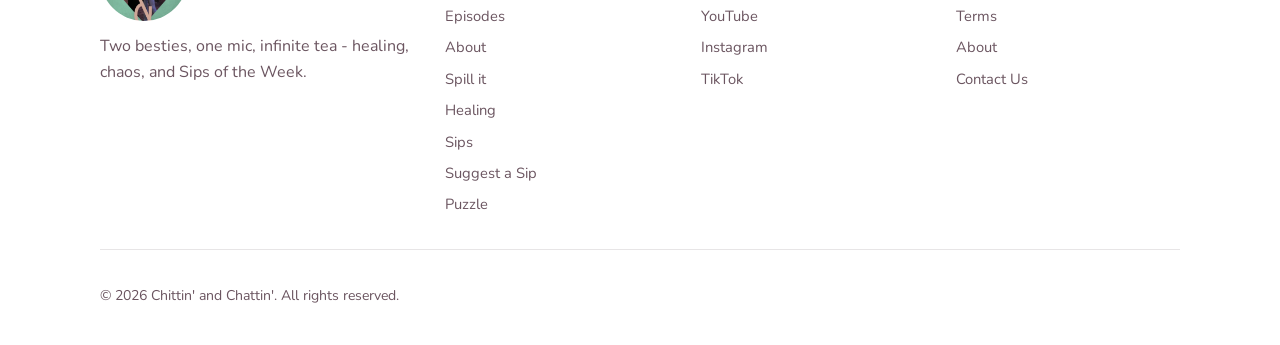
<file: puzzle/index.html>
<!DOCTYPE html>
<html lang="en">
  <head>
    <meta charset="UTF-8" />
    <meta name="viewport" content="width=device-width, initial-scale=1.0" />
    <meta name="description" content="A cozy slider puzzle while you listen - Easy 3x3, Med 4x4, or Hard 5x5." />
    <title>Slider puzzle</title>
    <link rel="icon" href="/assets/brand/icon.png" type="image/png" />
    <link rel="stylesheet" href="/assets/css/site.css" />
    <link rel="canonical" href="https://chittinandchattin.com/puzzle/" />
    <script async src="https://pagead2.googlesyndication.com/pagead/js/adsbygoogle.js?client=ca-pub-7048606415692002"
     crossorigin="anonymous"></script>
  </head>
  <body>
    <div id="app"></div>
    <script src="/assets/js/config.js"></script>
    <script src="/assets/js/site.js"></script>
    <script src="/assets/js/slider-puzzle-logic.js"></script>
    <script src="/assets/js/slider-puzzle.js"></script>
    <script>
      initPage({
        title: "Slider puzzle",
        description: "A cozy slider puzzle while you listen - Easy 3x3, Med 4x4, or Hard 5x5.",
        activePath: "/puzzle/",
        content: `
          <header class="page-header reveal">
            <p class="teaser-eyebrow">Bestie break</p>
            <h1>Slider puzzle</h1>
            <p class="page-lead">While you're sipping your tea and listening to us chit-chat, take a cozy moment to relax with a little puzzle.</p>
            <p class="page-lead">Click tiles to slide them and fix the picture. The farther a tile is from the open spot, the more tiles move in one go.</p>
          </header>
          <div id="slider-puzzle-mount" class="reveal"></div>
        `,
      });
      initSliderPuzzle();
    </script>
  </body>
</html>
</file>
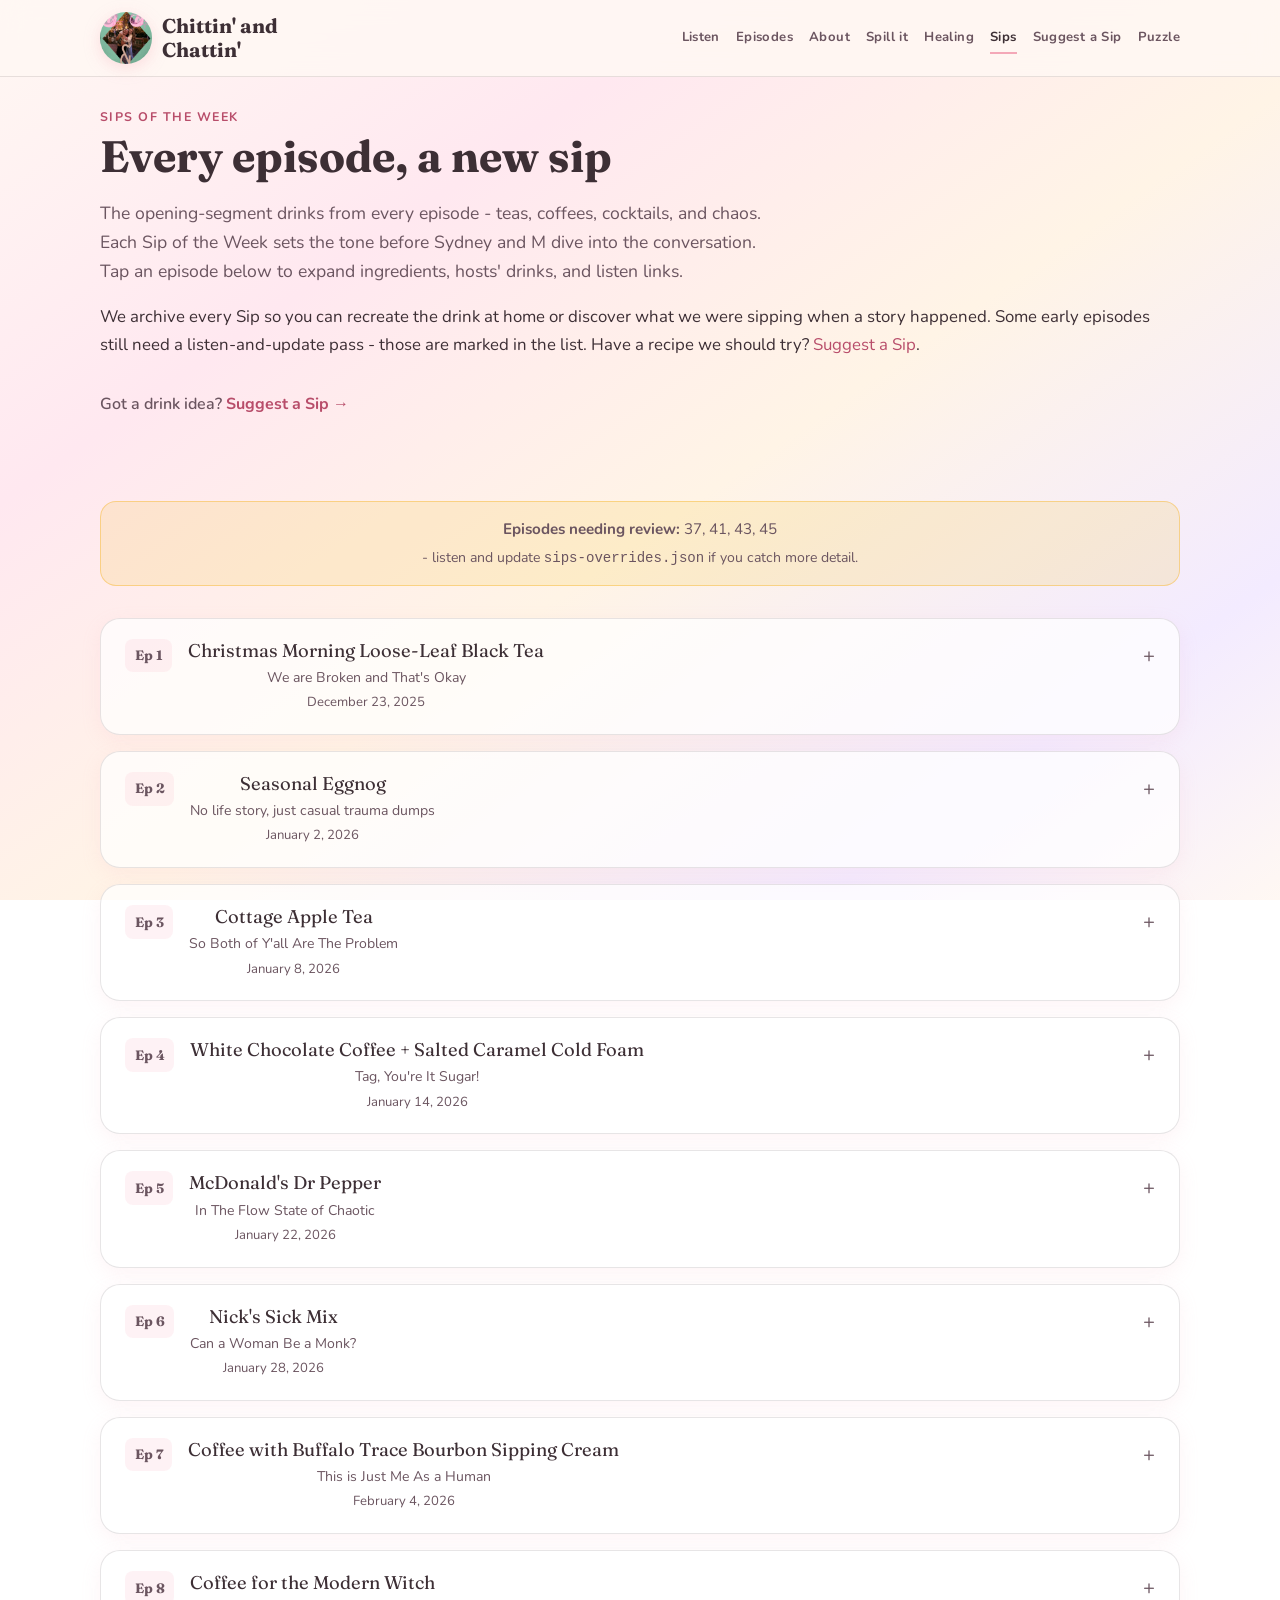
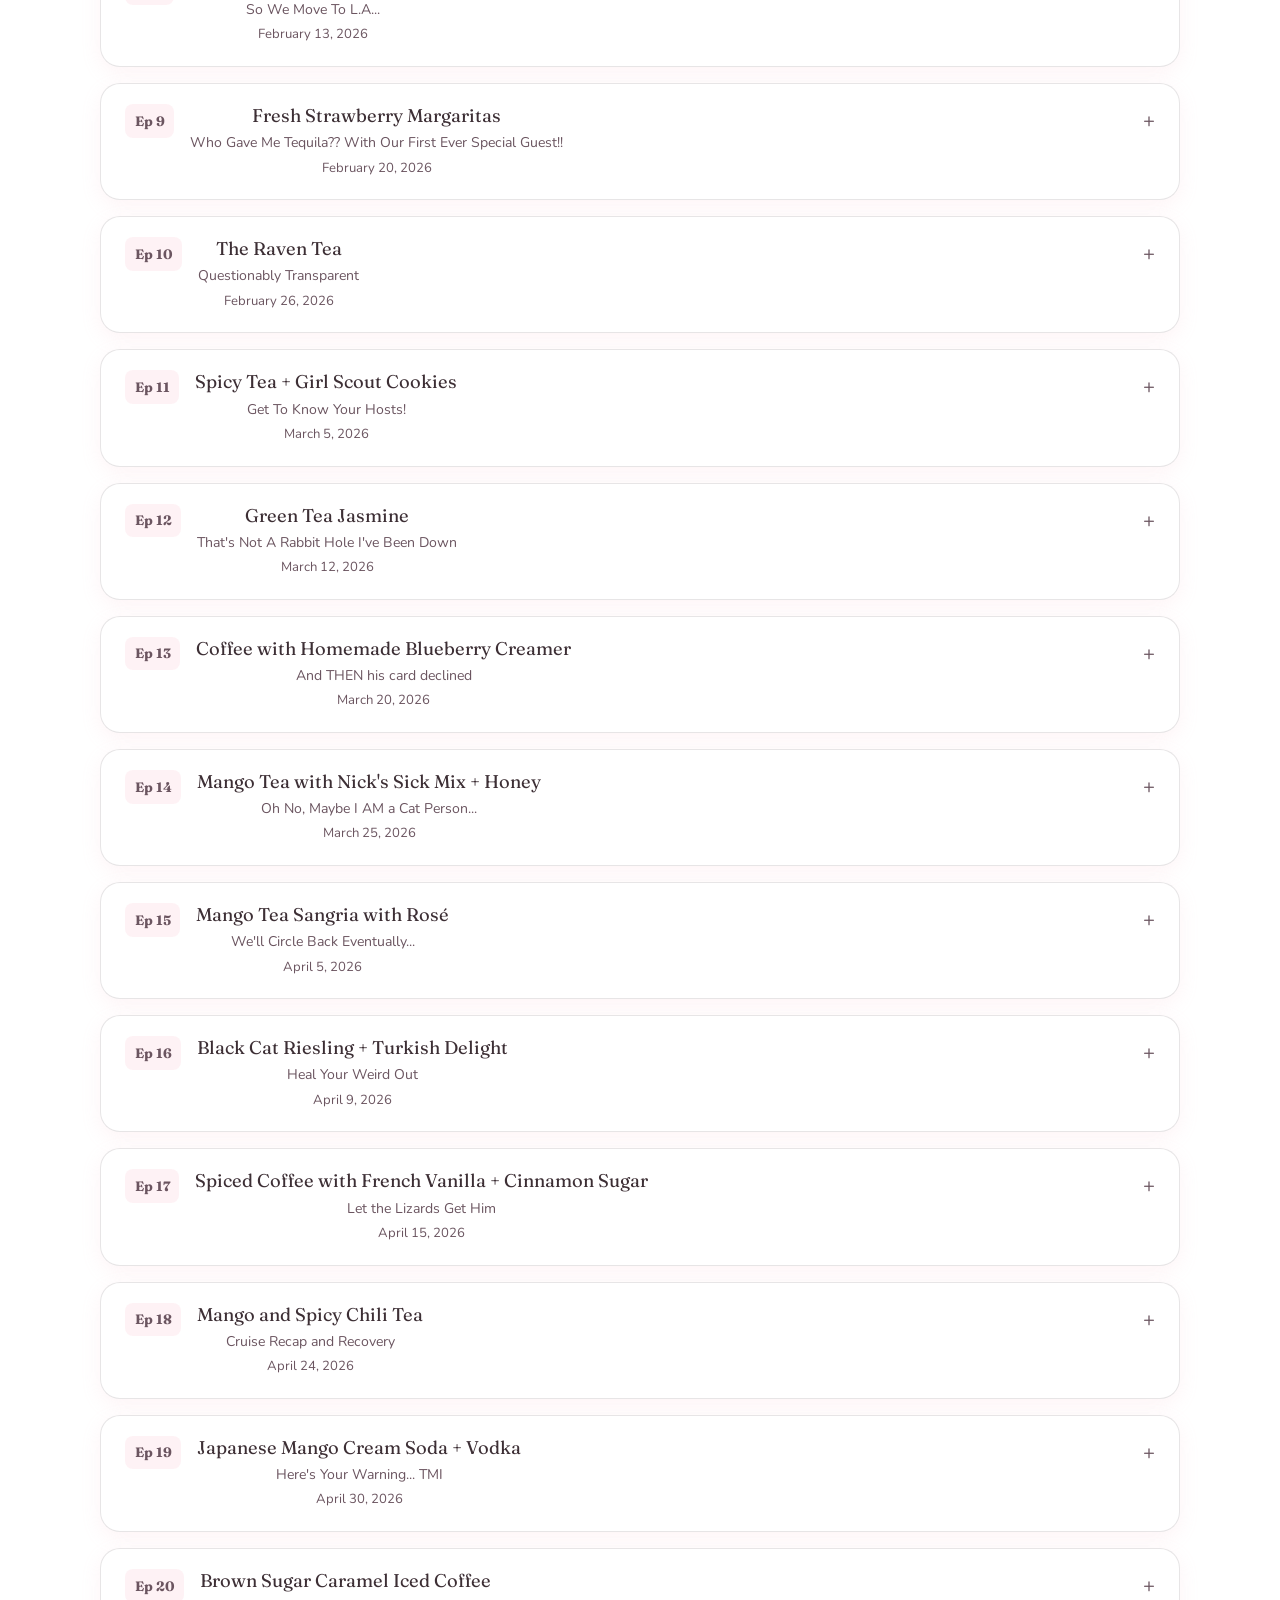
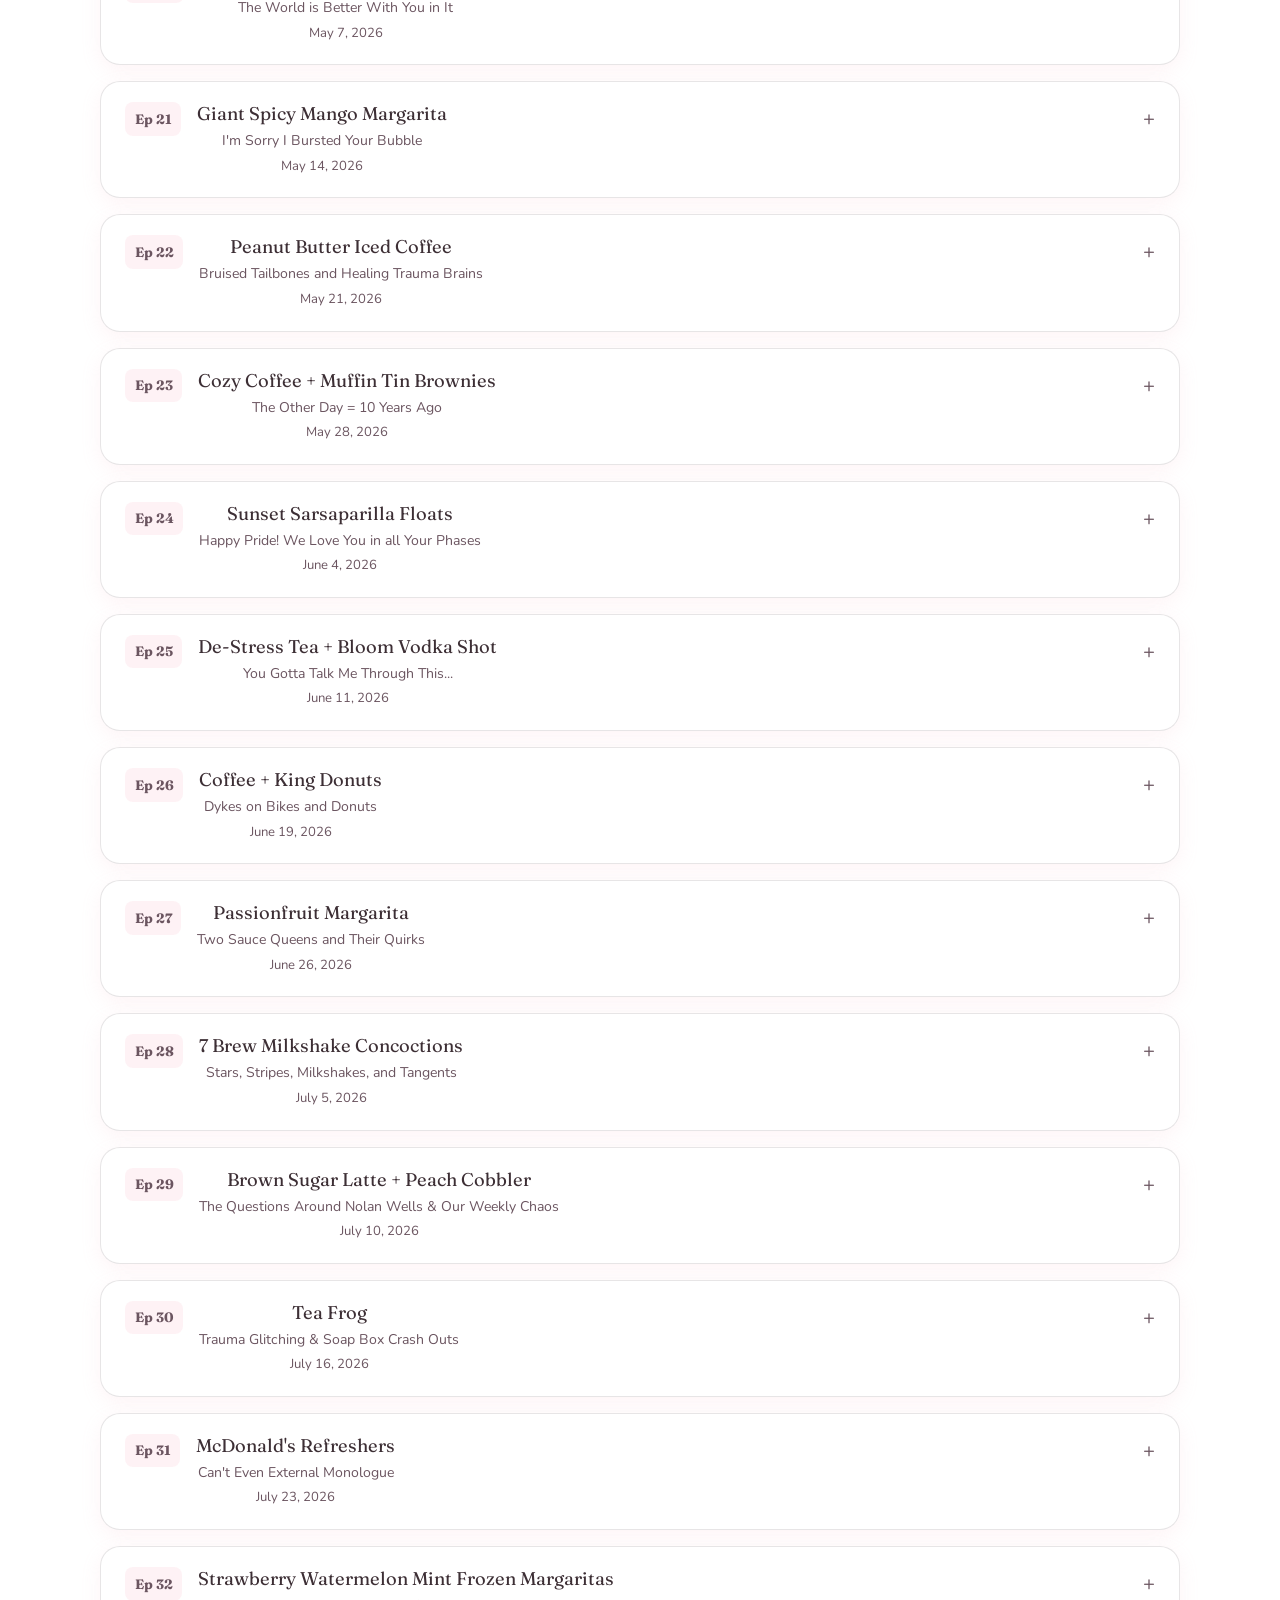
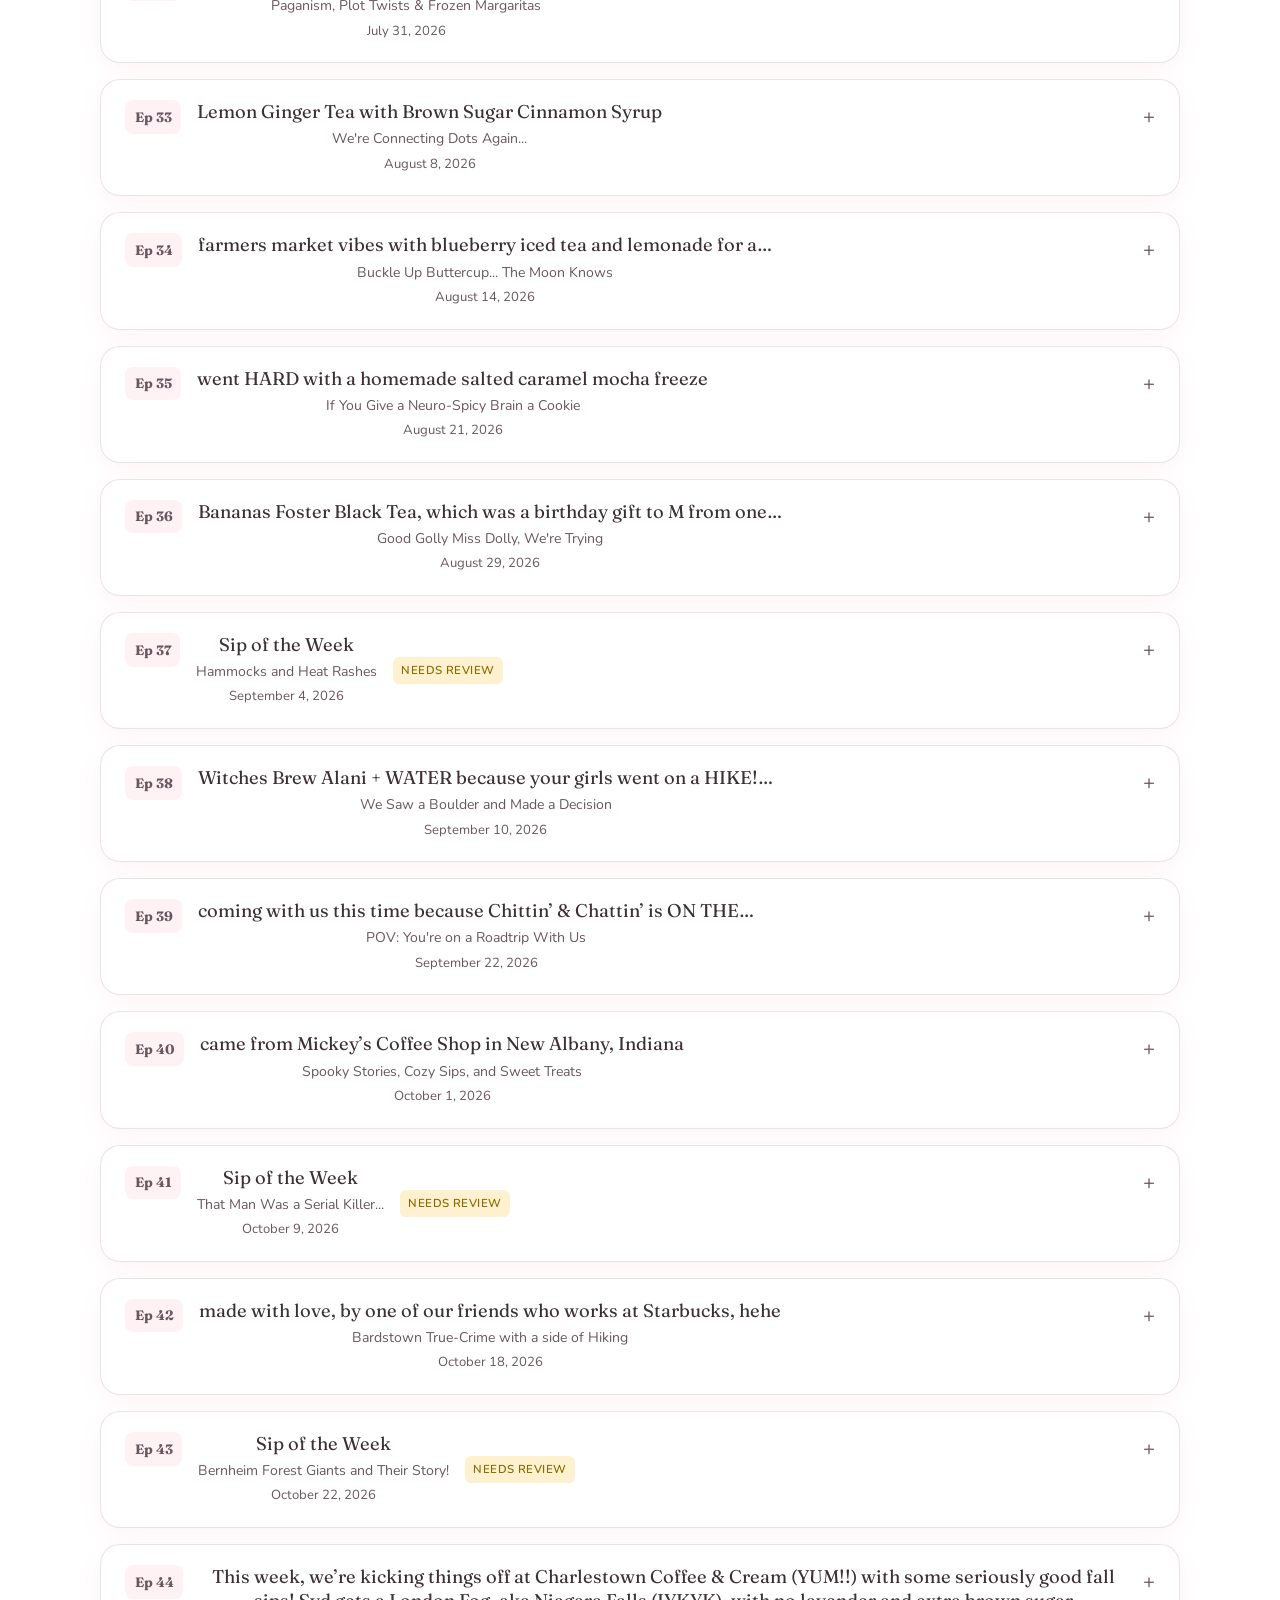
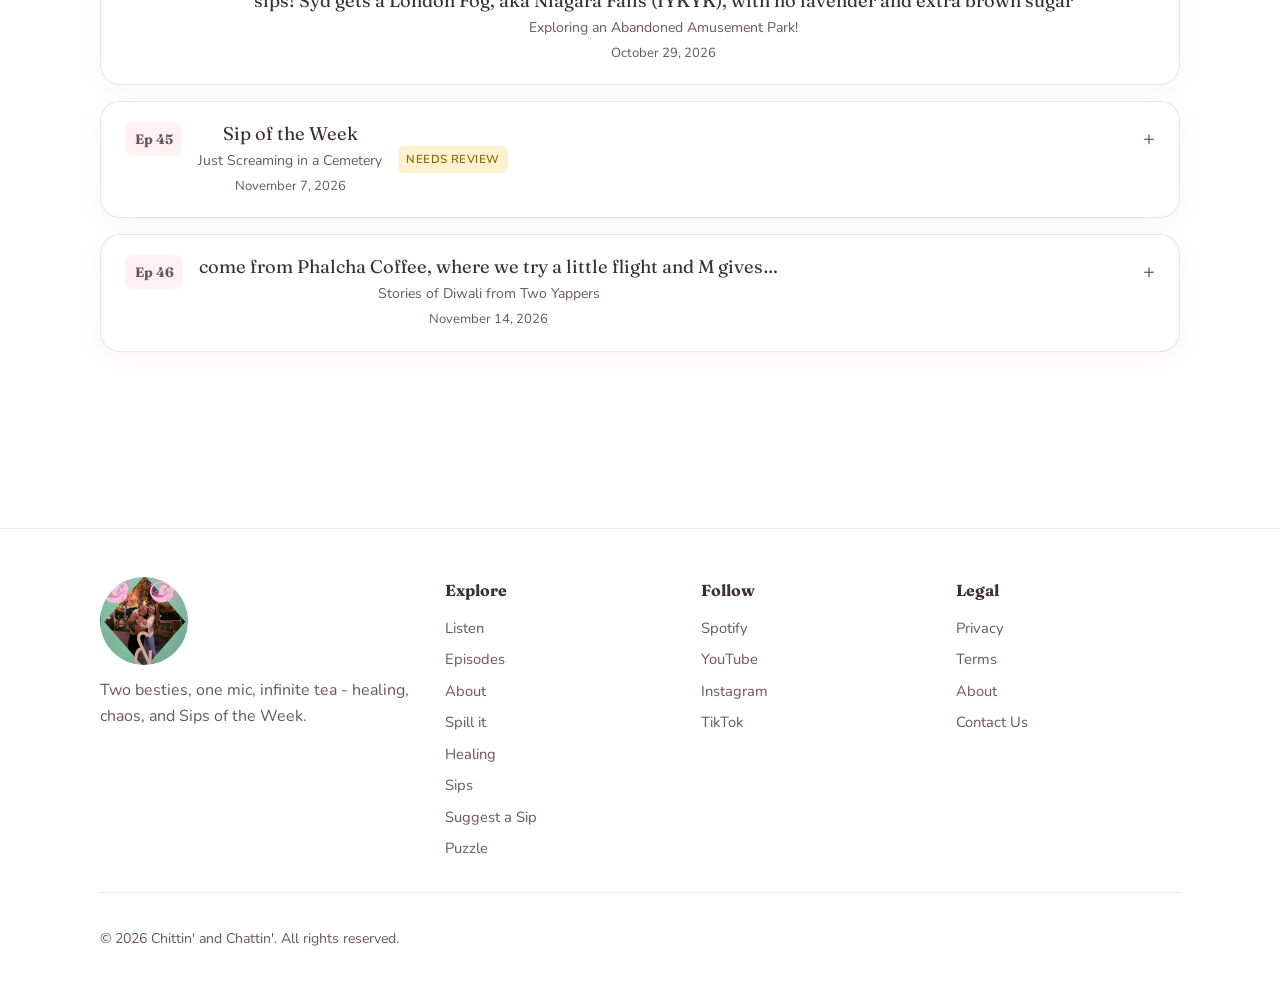
<file: sips/index.html>
<!DOCTYPE html>
<html lang="en">
  <head>
    <meta charset="UTF-8" />
    <meta name="viewport" content="width=device-width, initial-scale=1.0" />
    <meta name="description" content="Sips of the Week - every episode's tea or drink from Chittin' and Chattin." />
    <title>Sips of the Week</title>
    <link rel="icon" href="/assets/brand/icon.png" type="image/png" />
    <link rel="stylesheet" href="/assets/css/site.css" />
    <link rel="canonical" href="https://chittinandchattin.com/sips/" />
    <script async src="https://pagead2.googlesyndication.com/pagead/js/adsbygoogle.js?client=ca-pub-7048606415692002"
     crossorigin="anonymous"></script>
  </head>
  <body>
    <div id="app"></div>
    <script src="/assets/js/config.js"></script>
    <script src="/assets/js/site.js"></script>
    <script>
      initPage({
        title: "Sips of the Week",
        description: "Sips of the Week - every episode's tea or drink from Chittin' and Chattin.",
        activePath: "/sips/",
        content: `
          <header class="page-header reveal">
            <p class="teaser-eyebrow">Sips of the Week</p>
            <h1>Every episode, a new sip</h1>
            <p class="page-lead">The opening-segment drinks from every episode - teas, coffees, cocktails, and chaos. Each Sip of the Week sets the tone before Sydney and M dive into the conversation. Tap an episode below to expand ingredients, hosts' drinks, and listen links.</p>
            <div class="prose reveal">
              <p>We archive every Sip so you can recreate the drink at home or discover what we were sipping when a story happened. Some early episodes still need a listen-and-update pass - those are marked in the list. Have a recipe we should try? <a href="/suggestasip/">Suggest a Sip</a>.</p>
            </div>
          </header>
          <p class="sip-suggest-cta reveal">Got a drink idea? <a class="text-link" href="/suggestasip/">Suggest a Sip &rarr;</a></p>
          <div id="sip-list-mount" class="episode-loading reveal">Loading sips…</div>
        `,
      });
      initSipsPage();
    </script>
  </body>
</html>
</file>
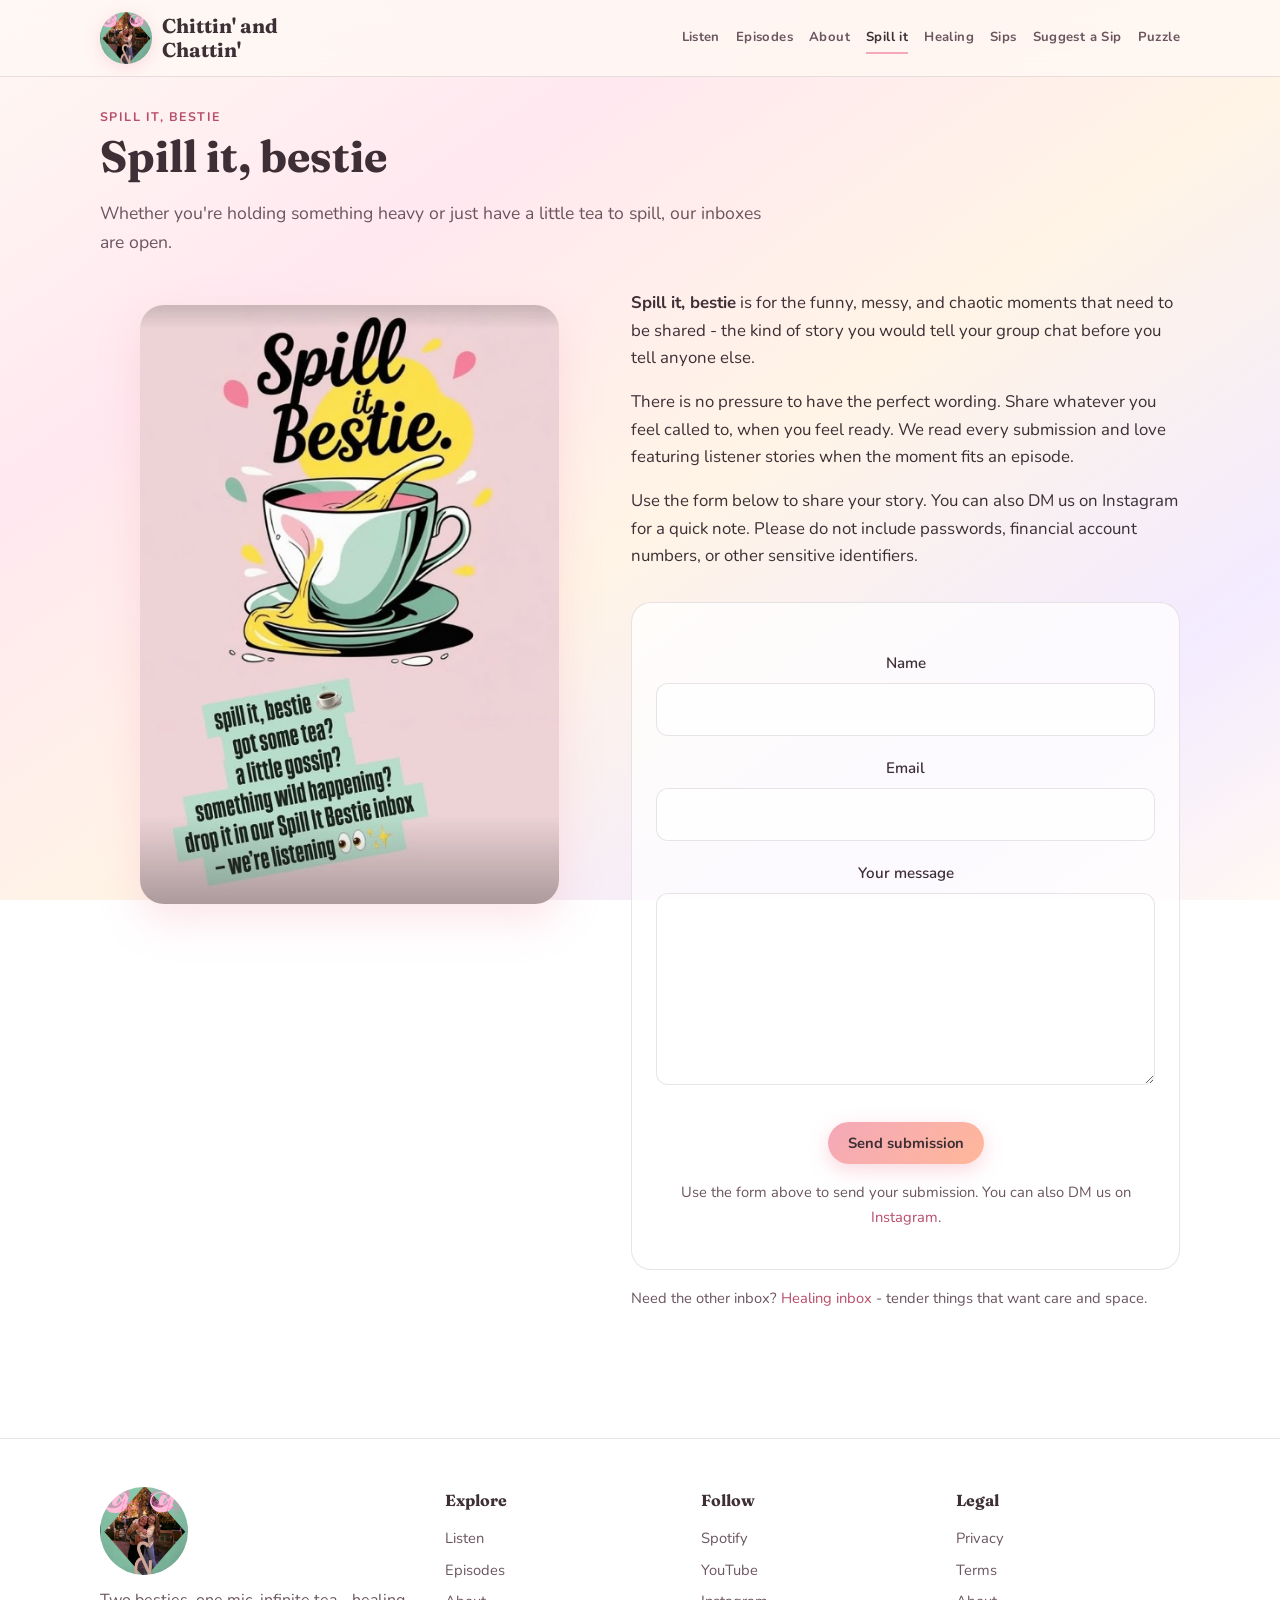
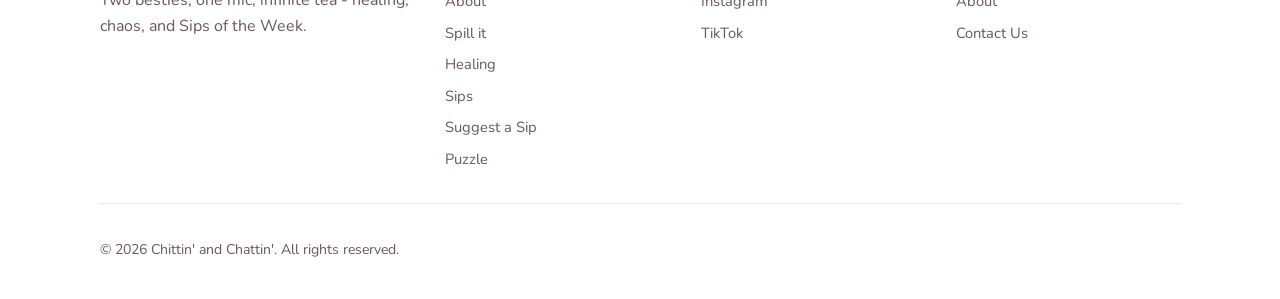
<file: spill-it-bestie/index.html>
<!DOCTYPE html>
<html lang="en">
  <head>
    <meta charset="UTF-8" />
    <meta name="viewport" content="width=device-width, initial-scale=1.0" />
    <meta name="description" content="Spill it, bestie - share the funny, messy, chaotic tea with Chittin' and Chattin'." />
    <title>Spill it, bestie</title>
    <link rel="icon" href="/assets/brand/icon.png" type="image/png" />
    <link rel="stylesheet" href="/assets/css/site.css" />
    <link rel="canonical" href="https://chittinandchattin.com/spill-it-bestie/" />
    <script async src="https://pagead2.googlesyndication.com/pagead/js/adsbygoogle.js?client=ca-pub-7048606415692002"
     crossorigin="anonymous"></script>
  </head>
  <body>
    <div id="app"></div>
    <script src="/assets/js/config.js"></script>
    <script src="/assets/js/site.js"></script>
    <script>
      initPage({
        title: "Spill it, bestie",
        description: "Spill it, bestie - share the funny, messy, chaotic tea with Chittin' and Chattin'.",
        activePath: "/spill-it-bestie/",
        content: renderFeaturePage({
          eyebrow: "Spill it, bestie",
          title: "Spill it, bestie",
          intro: "Whether you're holding something heavy or just have a little tea to spill, our inboxes are open.",
          body: `<p><strong>Spill it, bestie</strong> is for the funny, messy, and chaotic moments that need to be shared - the kind of story you would tell your group chat before you tell anyone else.</p>
            <p>There is no pressure to have the perfect wording. Share whatever you feel called to, when you feel ready. We read every submission and love featuring listener stories when the moment fits an episode.</p>
            <p>Use the form below to share your story. You can also DM us on Instagram for a quick note. Please do not include passwords, financial account numbers, or other sensitive identifiers.</p>`,
          image: "/assets/features/spill-it-bestie.jpg",
          inboxType: "spill",
        }),
      });
      bindInboxForm({
        inboxType: "spill",
        subjectPrefix: "Chittin' and Chattin'' - Spill it, bestie",
      });
    </script>
  </body>
</html>
</file>
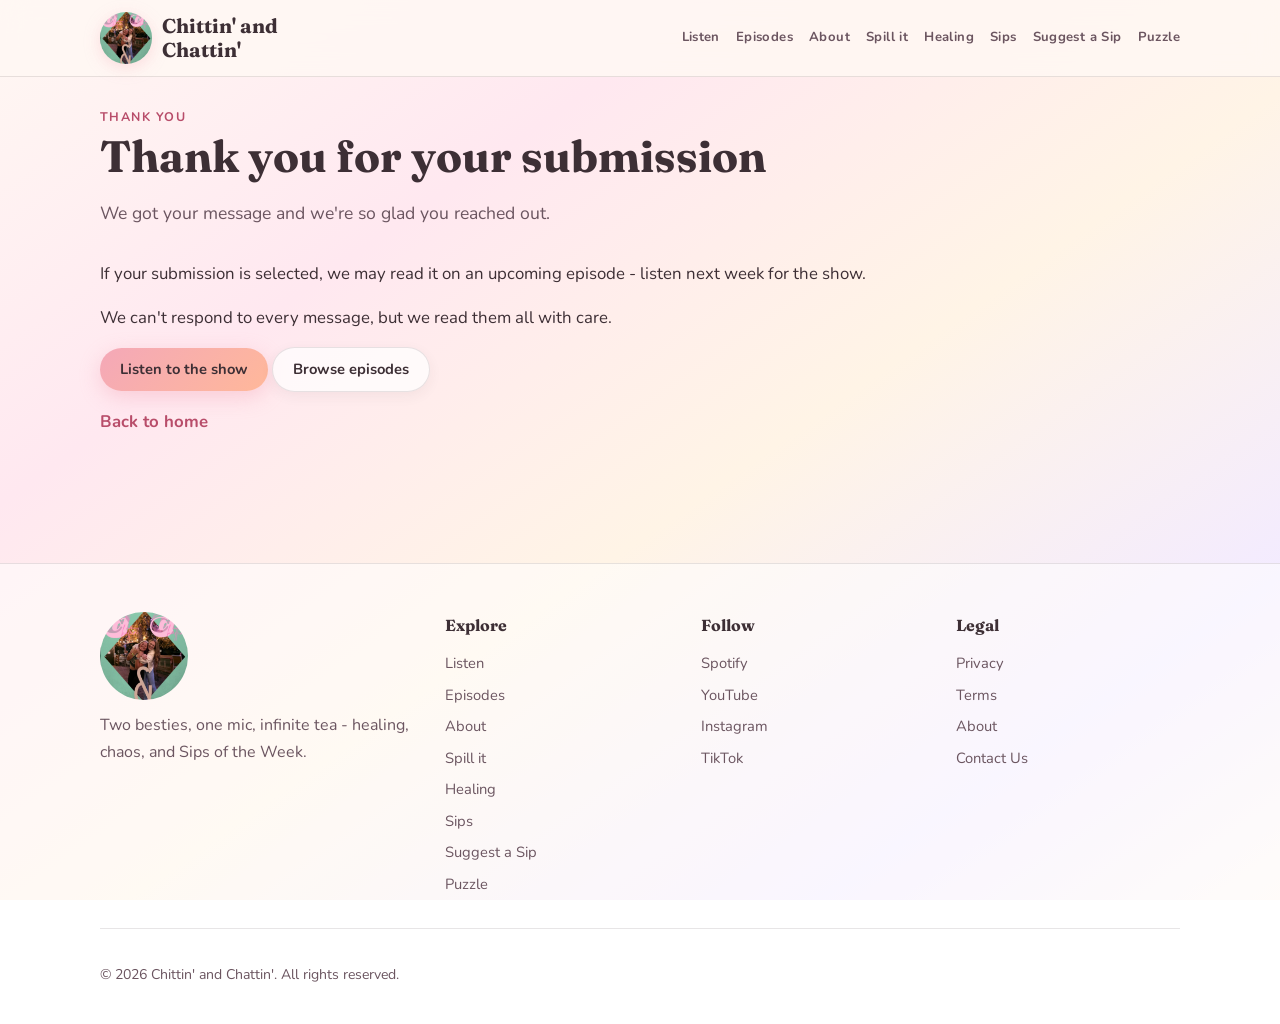
<file: submissionsent/index.html>
<!DOCTYPE html>
<html lang="en">
  <head>
    <meta charset="UTF-8" />
    <meta name="viewport" content="width=device-width, initial-scale=1.0" />
    <meta name="robots" content="noindex" />
    <meta name="description" content="Thank you for your submission to Chittin' and Chattin." />
    <title>Submission received</title>
    <link rel="icon" href="/assets/brand/icon.png" type="image/png" />
    <link rel="stylesheet" href="/assets/css/site.css" />
    <link rel="canonical" href="https://chittinandchattin.com/submissionsent/" />
    <script async src="https://pagead2.googlesyndication.com/pagead/js/adsbygoogle.js?client=ca-pub-7048606415692002"
     crossorigin="anonymous"></script>
  </head>
  <body>
    <div id="app"></div>
    <script src="/assets/js/config.js"></script>
    <script src="/assets/js/site.js"></script>
    <script>
      initPage({
        title: "Submission received",
        description: "Thank you for your submission to Chittin' and Chattin.",
        activePath: "/submissionsent/",
        content: `
          <header class="page-header reveal">
            <p class="teaser-eyebrow">Thank you</p>
            <h1>Thank you for your submission</h1>
            <p class="page-lead">We got your message and we're so glad you reached out.</p>
          </header>
          <div class="prose reveal">
            <p>If your submission is selected, we may read it on an upcoming episode - listen next week for the show.</p>
            <p>We can't respond to every message, but we read them all with care.</p>
            <p>
              <a class="btn btn-primary" href="/listen/">Listen to the show</a>
              <a class="btn btn-soft" href="/episodes/">Browse episodes</a>
            </p>
            <p><a class="text-link" href="/">Back to home</a></p>
          </div>
        `,
      });
    </script>
  </body>
</html>
</file>
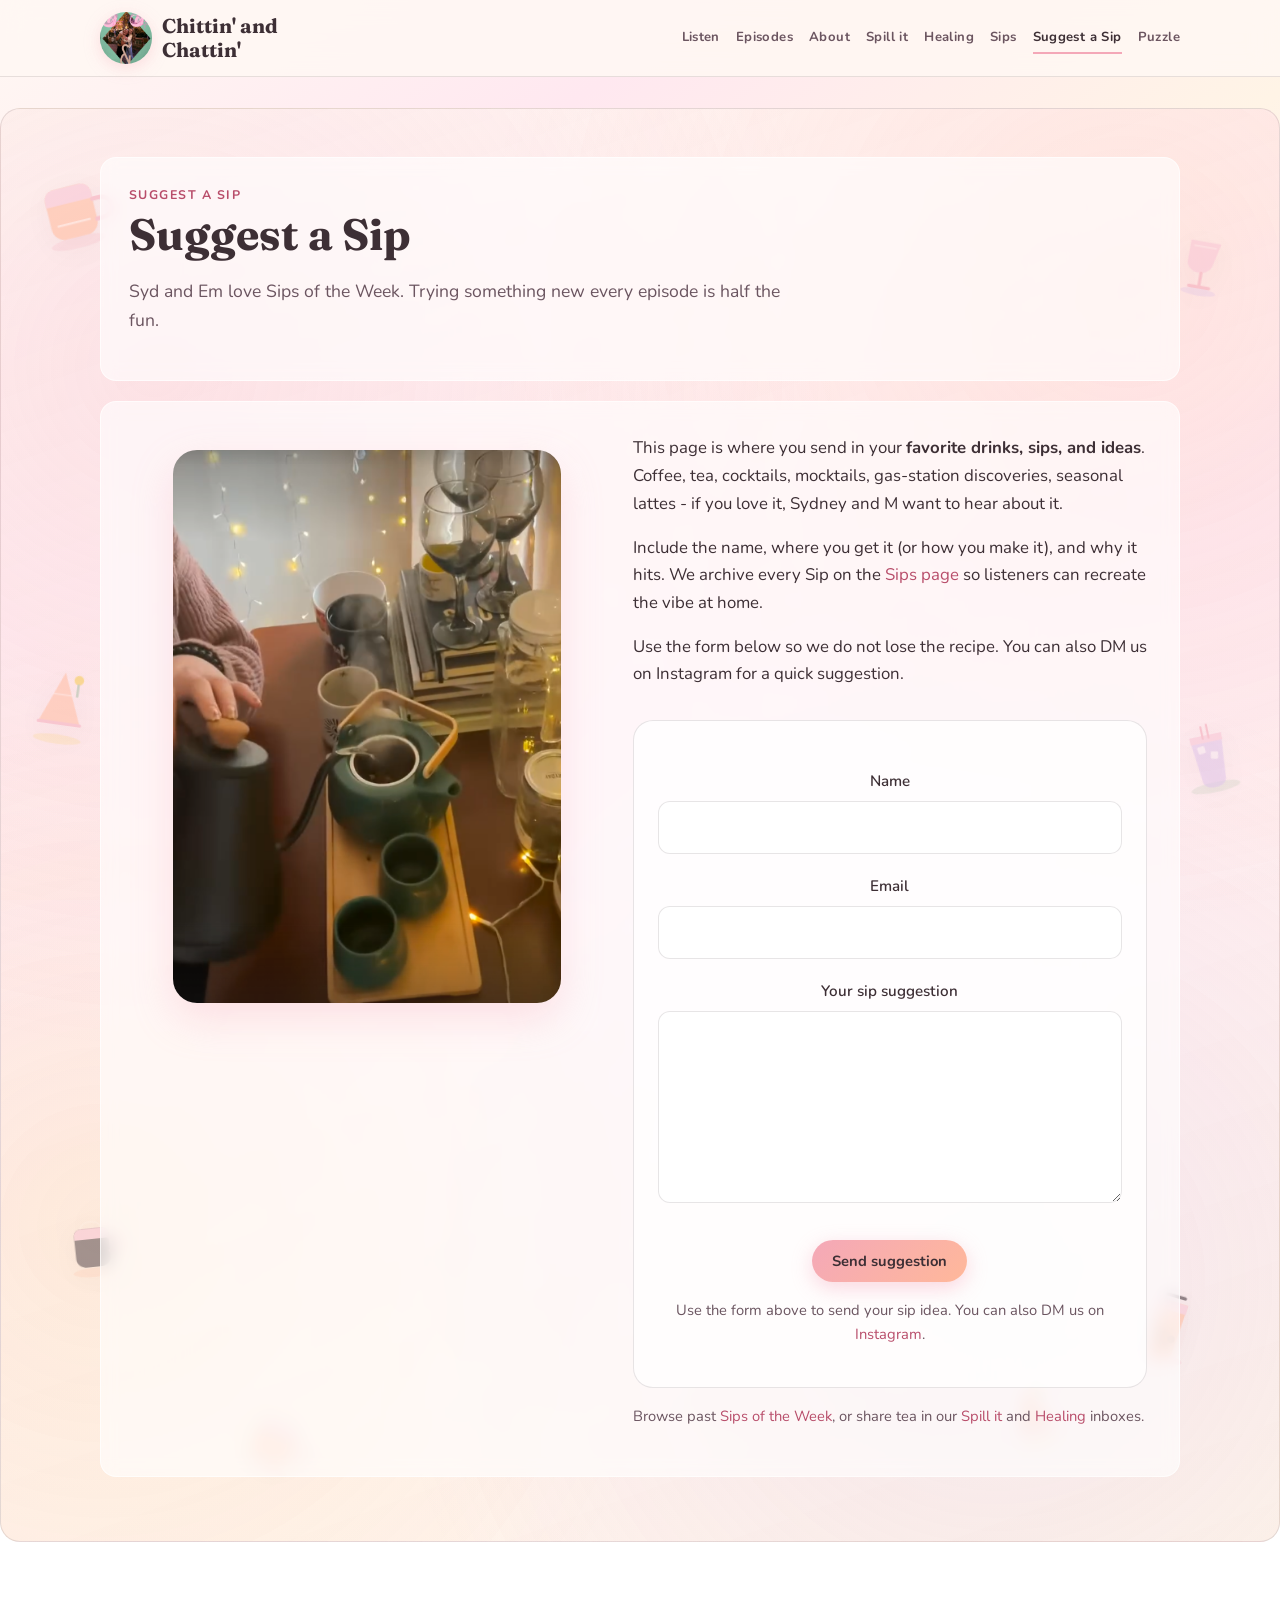
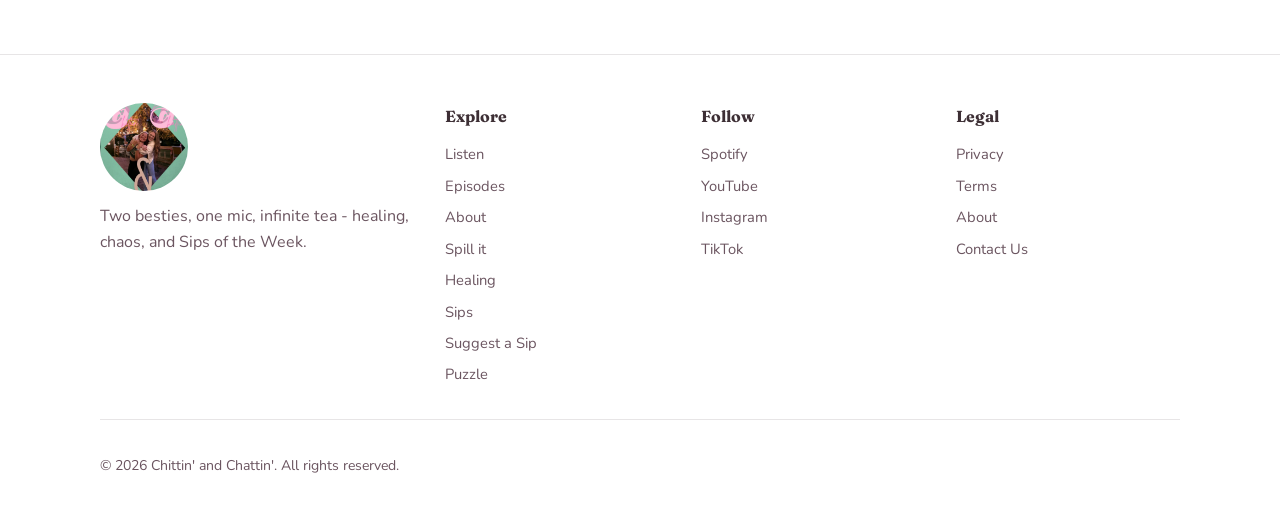
<file: suggestasip/index.html>
<!DOCTYPE html>
<html lang="en">
  <head>
    <meta charset="UTF-8" />
    <meta name="viewport" content="width=device-width, initial-scale=1.0" />
    <meta name="description" content="Suggest a Sip for Chittin' and Chattin' - send Sydney and M your favorite drinks, sips, and ideas for Sips of the Week." />
    <title>Suggest a Sip</title>
    <link rel="icon" href="/assets/brand/icon.png" type="image/png" />
    <link rel="stylesheet" href="/assets/css/site.css" />
    <link rel="canonical" href="https://chittinandchattin.com/suggestasip/" />
    <script async src="https://pagead2.googlesyndication.com/pagead/js/adsbygoogle.js?client=ca-pub-7048606415692002"
     crossorigin="anonymous"></script>
  </head>
  <body>
    <div id="app"></div>
    <script src="/assets/js/config.js"></script>
    <script src="/assets/js/site.js"></script>
    <script>
      initPage({
        title: "Suggest a Sip",
        description: "Suggest a Sip for Chittin' and Chattin' - send Sydney and M your favorite drinks, sips, and ideas for Sips of the Week.",
        activePath: "/suggestasip/",
        content: renderSipSuggestPage({
          eyebrow: "Suggest a Sip",
          title: "Suggest a Sip",
          intro: "Syd and Em love Sips of the Week. Trying something new every episode is half the fun.",
          body: `<p>This page is where you send in your <strong>favorite drinks, sips, and ideas</strong>. Coffee, tea, cocktails, mocktails, gas-station discoveries, seasonal lattes - if you love it, Sydney and M want to hear about it.</p>
            <p>Include the name, where you get it (or how you make it), and why it hits. We archive every Sip on the <a href="/sips/">Sips page</a> so listeners can recreate the vibe at home.</p>
            <p>Use the form below so we do not lose the recipe. You can also DM us on Instagram for a quick suggestion.</p>`,
          image: "/assets/features/sips-of-the-week.png",
          inboxType: "sip",
        }),
      });
      bindInboxForm({
        inboxType: "sip",
        subjectPrefix: "Chittin' and Chattin'' - Suggest a Sip",
      });
    </script>
  </body>
</html>
</file>
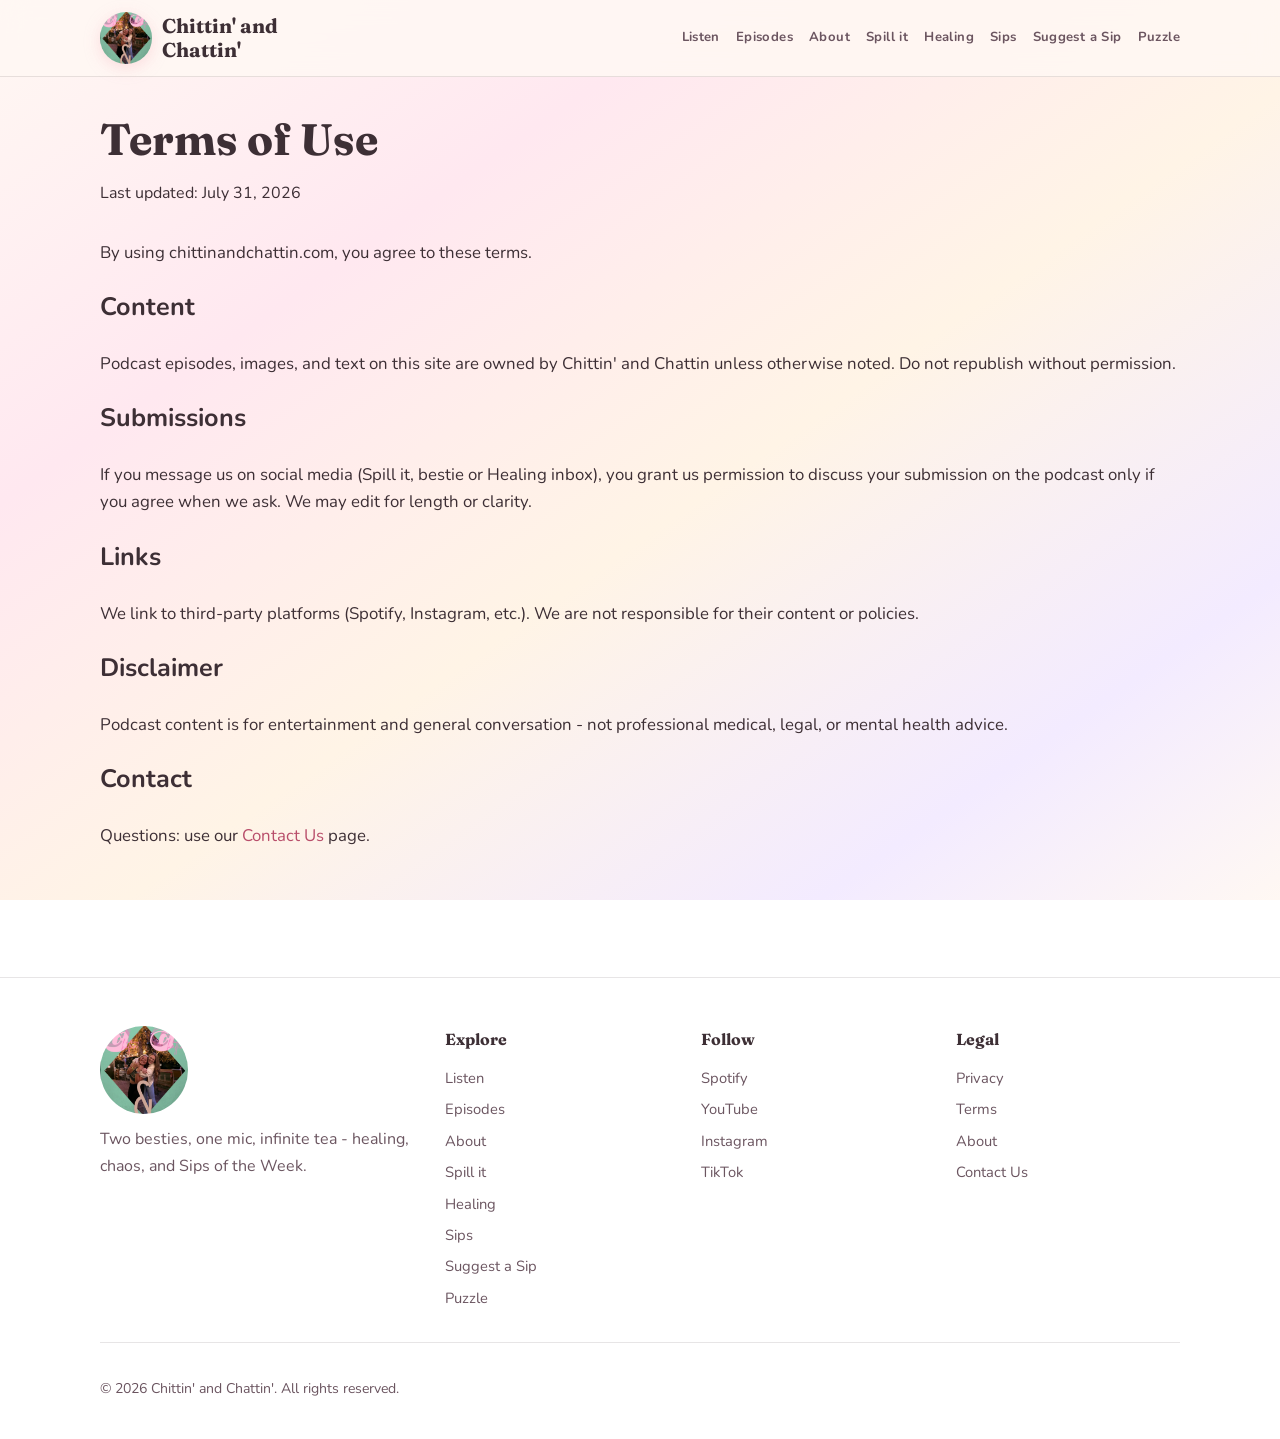
<file: terms/index.html>
<!DOCTYPE html>
<html lang="en">
  <head>
    <meta charset="UTF-8" />
    <meta name="viewport" content="width=device-width, initial-scale=1.0" />
    <meta name="description" content="Terms of use for chittinandchattin.com." />
    <title>Terms of Use</title>
    <link rel="icon" href="/assets/brand/icon.png" type="image/png" />
    <link rel="stylesheet" href="/assets/css/site.css" />
    <link rel="canonical" href="https://chittinandchattin.com/terms/" />
    <script async src="https://pagead2.googlesyndication.com/pagead/js/adsbygoogle.js?client=ca-pub-7048606415692002"
     crossorigin="anonymous"></script>
  </head>
  <body>
    <div id="app"></div>
    <script src="/assets/js/config.js"></script>
    <script src="/assets/js/site.js"></script>
    <script>
      initPage({
        title: "Terms of Use",
        description: "Terms of use for chittinandchattin.com.",
        activePath: "/terms/",
        content: `
          <header class="page-header reveal">
            <h1>Terms of Use</h1>
            <p>Last updated: July 31, 2026</p>
          </header>
          <div class="prose reveal">
            <p>By using chittinandchattin.com, you agree to these terms.</p>
            <h2>Content</h2>
            <p>Podcast episodes, images, and text on this site are owned by Chittin' and Chattin unless otherwise noted. Do not republish without permission.</p>
            <h2>Submissions</h2>
            <p>If you message us on social media (Spill it, bestie or Healing inbox), you grant us permission to discuss your submission on the podcast only if you agree when we ask. We may edit for length or clarity.</p>
            <h2>Links</h2>
            <p>We link to third-party platforms (Spotify, Instagram, etc.). We are not responsible for their content or policies.</p>
            <h2>Disclaimer</h2>
            <p>Podcast content is for entertainment and general conversation - not professional medical, legal, or mental health advice.</p>
            <h2>Contact</h2>
            <p>Questions: use our <a href="/contact/">Contact Us</a> page.</p>
          </div>
        `,
      });
    </script>
  </body>
</html>
</file>
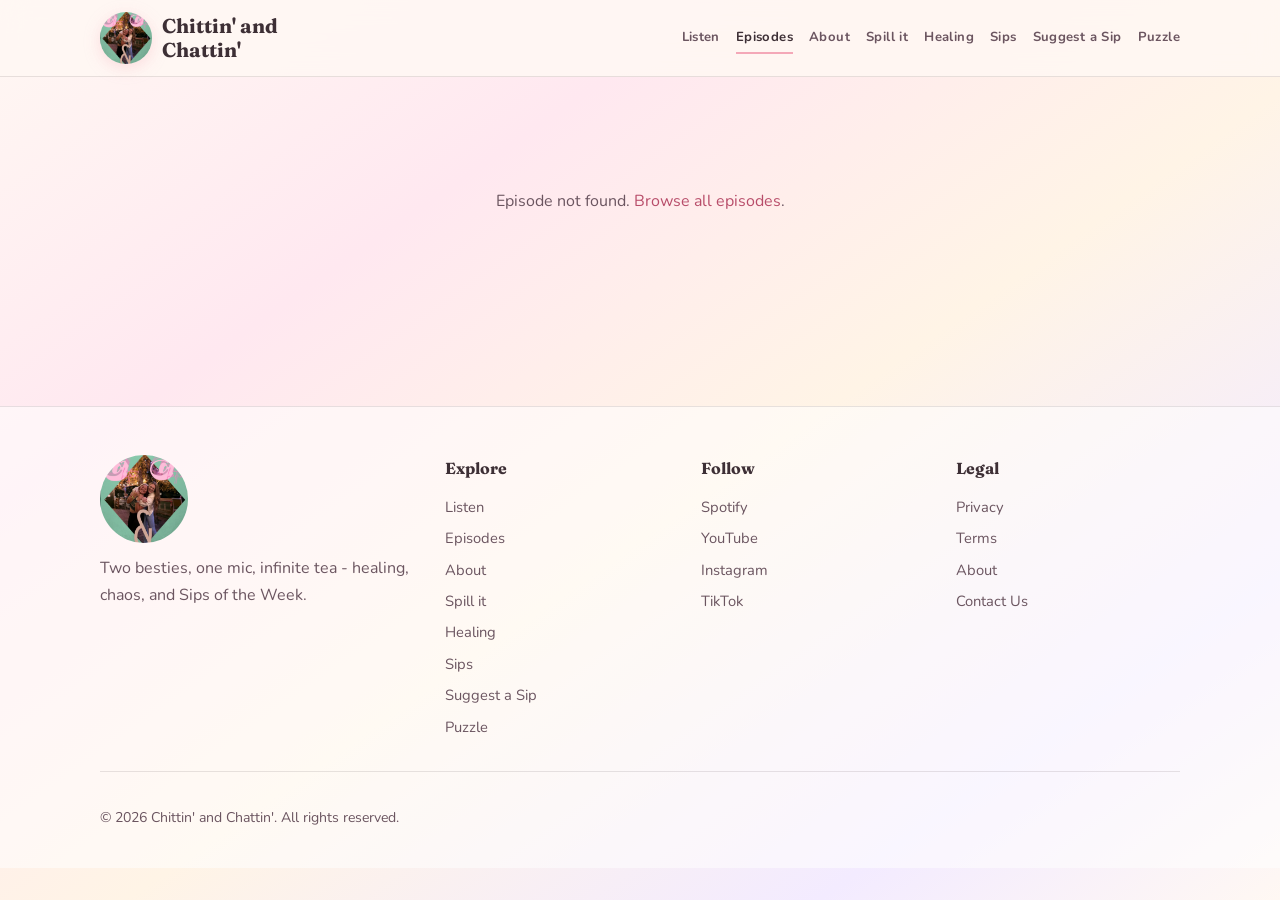
<file: episodes/detail.html>
<!DOCTYPE html>
<html lang="en">
  <head>
    <meta charset="UTF-8" />
    <meta name="viewport" content="width=device-width, initial-scale=1.0" />
    <meta name="description" content="Episode show notes from Chittin' and Chattin." />
    <title>Episode</title>
    <link rel="icon" href="/assets/brand/icon.png" type="image/png" />
    <link rel="stylesheet" href="/assets/css/site.css" />
    <link rel="canonical" href="https://chittinandchattin.com/episodes/detail.html" />
    <script async src="https://pagead2.googlesyndication.com/pagead/js/adsbygoogle.js?client=ca-pub-7048606415692002"
     crossorigin="anonymous"></script>
  </head>
  <body>
    <div id="app"></div>
    <script src="/assets/js/config.js"></script>
    <script src="/assets/js/site.js"></script>
    <script>
      initPage({
        title: "Episode",
        description: "Episode show notes from Chittin' and Chattin.",
        activePath: "/episodes/",
        content: `<div id="episode-detail-mount" class="episode-loading reveal">Loading episode…</div>`,
      });
      initEpisodeDetailPage();
    </script>
  </body>
</html>
</file>
<file: assets/css/site.css>
@import url("https://fonts.googleapis.com/css2?family=Fraunces:opsz,wght@9..144,500;9..144,700&family=Nunito:wght@400;600;700&display=swap");

:root {
  --petal: #f4a8b8;
  --blush: #f8c4d4;
  --peach: #ffb89a;
  --marigold: #f5c842;
  --lilac: #c9a8e8;
  --sage: #9cb89a;
  --cream: #fff8f3;
  --ink: #3d2f35;
  --muted: #6b5560;
  --surface: rgba(255, 255, 255, 0.72);
  --border: rgba(61, 47, 53, 0.12);
  --font-display: "Fraunces", Georgia, serif;
  --font-body: "Nunito", "Segoe UI", sans-serif;
  --container: min(1080px, calc(100% - 2rem));
  --header-h: 4.75rem;
  --gradient-bg: linear-gradient(
    145deg,
    var(--cream) 0%,
    #ffe8f0 28%,
    #fff4e6 55%,
    #f3ebff 82%,
    var(--cream) 100%
  );
}

*,
*::before,
*::after {
  box-sizing: border-box;
}

html {
  scroll-behavior: smooth;
}

body {
  margin: 0;
  font-family: var(--font-body);
  background: var(--gradient-bg);
  background-attachment: fixed;
  color: var(--ink);
  line-height: 1.65;
  -webkit-font-smoothing: antialiased;
}

img {
  max-width: 100%;
  display: block;
}

a {
  color: #b84d6a;
  text-decoration: none;
}

a:hover {
  text-decoration: underline;
}

.container {
  width: var(--container);
  margin-inline: auto;
}

.site-header {
  position: fixed;
  inset: 0 0 auto;
  z-index: 50;
  background: rgba(255, 248, 243, 0.88);
  backdrop-filter: blur(14px);
  border-bottom: 1px solid var(--border);
  animation: headerIn 0.7s ease both;
}

@keyframes headerIn {
  from {
    opacity: 0;
    transform: translateY(-12px);
  }
  to {
    opacity: 1;
    transform: translateY(0);
  }
}

.header-inner {
  display: flex;
  align-items: center;
  justify-content: space-between;
  min-height: var(--header-h);
  gap: 1rem;
}

.brand {
  display: flex;
  align-items: center;
  gap: 0.65rem;
  text-decoration: none;
  color: var(--ink);
}

.brand:hover {
  text-decoration: none;
}

.brand-logo {
  width: clamp(2.75rem, 6vw, 3.25rem);
  height: auto;
  border-radius: 50%;
  box-shadow: 0 4px 16px rgba(244, 168, 184, 0.35);
}

.brand-text {
  font-family: var(--font-display);
  font-size: clamp(1rem, 2.5vw, 1.25rem);
  font-weight: 700;
  line-height: 1.2;
  max-width: 10rem;
}

.nav-toggle {
  display: none;
  background: var(--surface);
  border: 1px solid var(--border);
  color: var(--ink);
  font: 700 0.85rem var(--font-body);
  padding: 0.55rem 0.9rem;
  border-radius: 999px;
  cursor: pointer;
}

.site-nav {
  display: flex;
  flex-wrap: wrap;
  gap: 0.35rem 1rem;
}

.nav-link {
  color: var(--muted);
  font: 700 0.82rem var(--font-body);
  letter-spacing: 0.03em;
  text-decoration: none;
  padding: 0.35rem 0;
  border-bottom: 2px solid transparent;
}

.nav-link:hover,
.nav-link.active {
  color: var(--ink);
  border-bottom-color: var(--petal);
  text-decoration: none;
}

.hero {
  position: relative;
  min-height: 100svh;
  display: grid;
  align-items: end;
  padding-top: var(--header-h);
}

.hero-media {
  position: absolute;
  inset: 0;
  overflow: hidden;
}

.hero-image {
  width: 100%;
  height: 100%;
  object-fit: cover;
  object-position: center center;
}

/* Widescreen: keep heads in frame (cover crops top/bottom on wide viewports) */
@media (min-aspect-ratio: 4/3) and (min-width: 900px) {
  .hero-image {
    object-position: center 18%;
  }
}

@media (min-aspect-ratio: 16/9) and (min-width: 1024px) {
  .hero-image {
    object-position: center 12%;
  }
}

.hero-scrim {
  position: absolute;
  inset: 0;
  background: linear-gradient(
    180deg,
    rgba(255, 248, 243, 0.15) 0%,
    rgba(255, 232, 240, 0.55) 45%,
    rgba(255, 248, 243, 0.95) 88%,
    var(--cream) 100%
  );
}

.hero-content {
  position: relative;
  z-index: 2;
  padding: 2rem 0 3.5rem;
  text-align: center;
  animation: heroIn 0.9s ease 0.15s both;
}

@keyframes heroIn {
  from {
    opacity: 0;
    transform: translateY(24px);
  }
  to {
    opacity: 1;
    transform: translateY(0);
  }
}

.hero-mark {
  width: clamp(4rem, 12vw, 6rem);
  height: auto;
  margin: 0 auto 1rem;
  border-radius: 50%;
  box-shadow: 0 8px 28px rgba(201, 168, 232, 0.4);
}

.hero-title {
  font-family: var(--font-display);
  font-size: clamp(2.4rem, 7vw, 4rem);
  font-weight: 700;
  line-height: 1.05;
  margin: 0 0 1rem;
  color: var(--ink);
}

.hero-subline {
  max-width: 38rem;
  margin: 0 auto 1.75rem;
  font-size: clamp(1rem, 2.2vw, 1.15rem);
  color: var(--muted);
}

.hero-cta {
  display: flex;
  flex-wrap: wrap;
  gap: 0.65rem;
  justify-content: center;
}

.page-main {
  padding-bottom: 4rem;
}

.page-inner {
  padding-top: calc(var(--header-h) + 2rem);
}

.page-header {
  margin-bottom: 2rem;
}

.page-header h1,
.teaser-copy h2 {
  font-family: var(--font-display);
  font-size: clamp(2rem, 5vw, 2.75rem);
  line-height: 1.15;
  margin: 0.35rem 0 0.75rem;
}

.page-lead {
  font-size: 1.1rem;
  color: var(--muted);
  max-width: 42rem;
}

.teaser-eyebrow {
  font: 700 0.78rem var(--font-body);
  letter-spacing: 0.12em;
  text-transform: uppercase;
  color: #b84d6a;
  margin: 0;
}

.btn {
  display: inline-flex;
  align-items: center;
  justify-content: center;
  padding: 0.7rem 1.25rem;
  border-radius: 999px;
  font: 700 0.92rem var(--font-body);
  text-decoration: none;
  border: none;
  cursor: pointer;
  transition: transform 0.2s ease, box-shadow 0.2s ease;
}

.btn:hover {
  text-decoration: none;
  transform: translateY(-2px);
}

.btn-primary {
  background: linear-gradient(135deg, var(--petal), var(--peach));
  color: var(--ink);
  box-shadow: 0 6px 20px rgba(244, 168, 184, 0.45);
}

.btn-soft {
  background: var(--surface);
  color: var(--ink);
  border: 1px solid var(--border);
  box-shadow: 0 4px 14px rgba(61, 47, 53, 0.06);
}

.btn-lg {
  padding: 0.9rem 1.75rem;
  font-size: 1rem;
}

.text-link {
  font-weight: 700;
  color: #b84d6a;
}

.teaser-links {
  display: flex;
  flex-wrap: wrap;
  gap: 0.75rem 1.25rem;
  align-items: baseline;
}

.sip-suggest-cta {
  margin: 0 0 1.75rem;
  font-weight: 600;
  color: var(--muted);
}

.teaser {
  padding: 3.5rem 0;
}

.teaser-inner {
  display: grid;
  grid-template-columns: 1fr 1fr;
  gap: 2.5rem;
  align-items: start;
}

.teaser-reverse .teaser-inner {
  direction: rtl;
}

.teaser-reverse .teaser-copy,
.teaser-reverse .teaser-visual {
  direction: ltr;
}

.teaser-copy p {
  color: var(--muted);
  margin: 0 0 1rem;
}

.teaser-frame {
  display: block;
  width: 100%;
  height: auto;
  border-radius: 1.5rem;
  box-shadow: 0 16px 40px rgba(201, 168, 232, 0.25);
}

.listen-grid {
  display: grid;
  grid-template-columns: repeat(auto-fill, minmax(240px, 1fr));
  gap: 1rem;
  margin: 2rem 0;
}

.listen-card {
  display: flex;
  flex-direction: column;
  gap: 0.35rem;
  padding: 1.25rem;
  background: var(--surface);
  border: 1px solid var(--border);
  border-radius: 1.25rem;
  text-decoration: none;
  color: var(--ink);
  transition: transform 0.2s ease, box-shadow 0.2s ease;
}

.listen-card:hover {
  text-decoration: none;
  transform: translateY(-3px);
  box-shadow: 0 12px 28px rgba(245, 200, 66, 0.2);
}

.listen-label {
  font-family: var(--font-display);
  font-size: 1.25rem;
  font-weight: 700;
}

.listen-note {
  font-size: 0.9rem;
  color: var(--muted);
}

.host-grid {
  display: grid;
  grid-template-columns: repeat(auto-fit, minmax(220px, 1fr));
  gap: 1.25rem;
  margin: 2rem 0;
}

.host-card {
  padding: 1.5rem;
  background: linear-gradient(160deg, rgba(248, 196, 212, 0.35), rgba(201, 168, 232, 0.25));
  border-radius: 1.25rem;
  border: 1px solid var(--border);
}

.host-card h3 {
  font-family: var(--font-display);
  margin: 0 0 0.25rem;
  font-size: 1.5rem;
}

.host-handle {
  color: var(--muted);
  margin: 0 0 0.75rem;
}

.host-card-links {
  display: flex;
  flex-direction: column;
  gap: 0.35rem;
}

.fan-mail-section {
  margin-bottom: 2rem;
}

.fan-mail-prompt {
  font-size: 1.125rem;
  margin: 0.75rem 0 0;
}

.fan-mail-host-buttons {
  display: flex;
  gap: 1rem;
  flex-wrap: wrap;
  margin: 1rem 0 0.5rem;
}

.fan-mail-host-btn {
  min-width: 5.5rem;
}

.fan-mail-selected {
  margin: 0 0 1rem;
}

.fan-mail-form-wrap.is-collapsed {
  display: none;
}

.feature-layout {
  display: grid;
  grid-template-columns: minmax(0, 1fr) minmax(0, 1.1fr);
  gap: 2rem;
  align-items: start;
}

.feature-art img {
  width: 100%;
  border-radius: 1.5rem;
  box-shadow: 0 16px 40px rgba(244, 168, 184, 0.3);
}

.prose {
  font-size: 1.05rem;
}

.prose p {
  margin: 0 0 1rem;
}

.cta-panel {
  margin: 2rem 0 1rem;
  padding: 1.5rem;
  background: var(--surface);
  border-radius: 1.25rem;
  border: 1px solid var(--border);
  text-align: center;
}

.cta-note,
.cross-link {
  font-size: 0.92rem;
  color: var(--muted);
  margin: 0.75rem 0 0;
}

.contact-form {
  margin-top: 1.5rem;
  max-width: 36rem;
}

.contact-honeypot {
  position: absolute;
  left: -9999px;
  opacity: 0;
  pointer-events: none;
}

.form-field {
  margin-bottom: 1.25rem;
}

.form-field label {
  display: block;
  margin-bottom: 0.4rem;
  font-weight: 600;
  font-size: 0.95rem;
}

.form-field .optional {
  font-weight: 400;
  color: var(--muted);
  font-size: 0.85rem;
}

.form-field input,
.form-field textarea {
  width: 100%;
  padding: 0.75rem 1rem;
  font: inherit;
  color: var(--text);
  background: var(--surface);
  border: 1px solid var(--border);
  border-radius: 0.75rem;
}

.form-field input:focus,
.form-field textarea:focus {
  outline: 2px solid rgba(245, 200, 66, 0.45);
  outline-offset: 2px;
}

.form-field textarea {
  resize: vertical;
  min-height: 8rem;
}

.contact-form .btn {
  margin-top: 0.5rem;
}

.form-status {
  margin: 1rem 0 0;
  font-size: 0.95rem;
}

.form-status-pending {
  color: var(--muted);
}

.form-status-success {
  color: #7dd87d;
}

.form-status-error {
  color: #f08080;
}

.coming-soon {
  text-align: center;
  padding: 2rem 0 3rem;
}

.coming-soon-art {
  max-width: 28rem;
  margin: 0 auto 1.5rem;
  border-radius: 1.5rem;
  overflow: hidden;
  box-shadow: 0 16px 40px rgba(245, 200, 66, 0.25);
}

.episode-list {
  display: flex;
  flex-direction: column;
  gap: 1.25rem;
  margin: 1.5rem 0 2rem;
}

.episode-page-summary {
  margin: 0.5rem 0 0;
  color: var(--muted);
  font-size: 0.92rem;
}

.episode-card {
  display: grid;
  grid-template-columns: 128px 1fr;
  gap: 1.15rem;
  align-items: start;
  padding: 1.25rem 1.35rem;
  background: var(--surface);
  border: 1px solid var(--border);
  border-radius: 1.25rem;
  box-shadow: 0 6px 20px rgba(244, 168, 184, 0.12);
}

.episode-thumb-link {
  display: block;
  border-radius: 0.85rem;
  overflow: hidden;
  flex-shrink: 0;
  box-shadow: 0 8px 22px rgba(0, 0, 0, 0.12);
  transition: transform 0.2s ease, box-shadow 0.2s ease;
}

.episode-thumb-link:hover {
  transform: translateY(-2px);
  box-shadow: 0 12px 28px rgba(0, 0, 0, 0.16);
}

.episode-thumb {
  display: block;
  width: 128px;
  height: 128px;
  object-fit: cover;
  background: var(--border);
}

.episode-card-body {
  min-width: 0;
}

.episode-card-meta {
  display: flex;
  flex-wrap: wrap;
  gap: 0.5rem 0.85rem;
  align-items: center;
  margin-bottom: 0.35rem;
}

.episode-num {
  font-size: 0.78rem;
  font-weight: 700;
  letter-spacing: 0.04em;
  text-transform: uppercase;
  color: var(--accent);
}

.episode-duration {
  font-size: 0.78rem;
  color: var(--muted);
}

.episode-card h2 {
  font-family: var(--font-display);
  font-size: 1.35rem;
  margin: 0 0 0.35rem;
  line-height: 1.25;
}

.episode-card h2 a {
  color: inherit;
  text-decoration: none;
}

.episode-card h2 a:hover {
  color: var(--accent);
}

.episode-date {
  font-size: 0.85rem;
  color: var(--muted);
  margin: 0 0 0.75rem;
}

.episode-desc {
  margin: 0 0 0.75rem;
  color: var(--ink);
  font-size: 0.98rem;
  line-height: 1.55;
}

.episode-loading,
.episode-error {
  text-align: center;
  color: var(--muted);
  padding: 2rem 0;
}

.episode-pagination {
  display: flex;
  flex-wrap: wrap;
  align-items: center;
  justify-content: center;
  gap: 0.75rem 1rem;
  margin: 2rem 0 1rem;
  padding: 1rem 0;
}

.episode-page-nums {
  display: flex;
  flex-wrap: wrap;
  gap: 0.45rem;
  justify-content: center;
}

.episode-page-num,
.episode-page-nav {
  display: inline-flex;
  align-items: center;
  justify-content: center;
  min-width: 2.35rem;
  min-height: 2.35rem;
  padding: 0.35rem 0.75rem;
  border-radius: 999px;
  border: 1px solid var(--border);
  background: var(--surface);
  color: var(--ink);
  font-size: 0.92rem;
  font-weight: 600;
  text-decoration: none;
  transition: background 0.15s ease, border-color 0.15s ease, color 0.15s ease;
}

.episode-page-num:hover,
.episode-page-nav:hover {
  border-color: var(--accent);
  color: var(--accent);
}

.episode-page-num.active {
  background: var(--accent);
  border-color: var(--accent);
  color: #fff;
}

.episode-page-nav.is-disabled {
  opacity: 0.45;
  pointer-events: none;
}

.ad-mid {
  margin: 2rem 0;
}

@media (max-width: 640px) {
  .episode-card {
    grid-template-columns: 96px 1fr;
    gap: 0.9rem;
    padding: 1rem;
  }

  .episode-thumb,
  .episode-thumb-link {
    width: 96px;
  }

  .episode-thumb {
    height: 96px;
  }

  .episode-card h2 {
    font-size: 1.12rem;
  }
}

.sip-review-banner {
  margin: 1.5rem 0 2rem;
  padding: 1rem 1.25rem;
  background: rgba(245, 200, 66, 0.18);
  border: 1px solid rgba(245, 180, 40, 0.45);
  border-radius: 1rem;
  font-size: 0.95rem;
  line-height: 1.5;
}

.sip-review-note {
  display: block;
  margin-top: 0.35rem;
  color: var(--muted);
  font-size: 0.88rem;
}

.sip-list {
  display: flex;
  flex-direction: column;
  gap: 1rem;
  margin: 2rem 0;
}

.sip-card {
  background: var(--surface);
  border: 1px solid var(--border);
  border-radius: 1.25rem;
  box-shadow: 0 6px 20px rgba(244, 168, 184, 0.12);
  overflow: hidden;
}

.sip-summary {
  display: flex;
  align-items: flex-start;
  gap: 1rem;
  padding: 1.25rem 1.5rem;
  cursor: pointer;
  list-style: none;
}

.sip-summary::-webkit-details-marker {
  display: none;
}

.sip-summary::after {
  content: "+";
  margin-left: auto;
  font-size: 1.25rem;
  color: var(--muted);
  flex-shrink: 0;
}

.sip-card[open] .sip-summary::after {
  content: "−";
}

.sip-ep {
  flex-shrink: 0;
  font-family: var(--font-display);
  font-size: 0.85rem;
  font-weight: 700;
  color: var(--accent);
  background: rgba(244, 168, 184, 0.15);
  padding: 0.35rem 0.6rem;
  border-radius: 0.5rem;
}

.sip-summary-text {
  display: flex;
  flex-direction: column;
  gap: 0.2rem;
  min-width: 0;
}

.sip-title {
  font-family: var(--font-display);
  font-size: 1.15rem;
  line-height: 1.3;
  color: var(--ink);
}

.sip-episode-title {
  font-size: 0.88rem;
  color: var(--muted);
}

.sip-date {
  font-size: 0.82rem;
  color: var(--muted);
}

.sip-badge {
  flex-shrink: 0;
  font-size: 0.72rem;
  font-weight: 600;
  text-transform: uppercase;
  letter-spacing: 0.04em;
  padding: 0.25rem 0.5rem;
  border-radius: 0.4rem;
  align-self: center;
}

.sip-badge-review {
  background: rgba(245, 200, 66, 0.25);
  color: #8a6a00;
}

.sip-badge-partial {
  background: rgba(160, 160, 160, 0.2);
  color: var(--muted);
}

.sip-detail {
  padding: 0 1.5rem 1.35rem;
  border-top: 1px solid var(--border);
}

.sip-description {
  margin: 1rem 0 0.75rem;
  line-height: 1.6;
  font-size: 1rem;
}

.sip-description a {
  color: var(--accent);
  text-decoration: underline;
  text-underline-offset: 2px;
}

.sip-description a:hover {
  color: var(--accent-dark, #8b2252);
}

.sip-detail-line {
  margin: 0.5rem 0;
  font-size: 0.95rem;
  line-height: 1.5;
}

.sip-meta-list {
  margin: 0.5rem 0;
  padding-left: 1.25rem;
  font-size: 0.95rem;
}

.sip-listen {
  display: inline-block;
  margin-top: 1rem;
}

.follow-show-note {
  font-size: 0.92rem;
  color: var(--muted);
  margin: 1rem 0 0;
  line-height: 1.55;
}

.meta-list {
  list-style: none;
  padding: 0;
  margin: 0;
}

.meta-list li {
  padding: 0.75rem 0;
  border-bottom: 1px solid var(--border);
}

.ad-slot {
  margin: 1.5rem 0;
}

.ad-placeholder {
  min-height: 90px;
  display: grid;
  place-items: center;
  background: rgba(255, 255, 255, 0.5);
  border: 1px dashed var(--border);
  border-radius: 0.75rem;
  color: var(--muted);
  font-size: 0.85rem;
}

.site-footer {
  margin-top: 3rem;
  padding: 3rem 0 1.5rem;
  background: rgba(255, 255, 255, 0.55);
  border-top: 1px solid var(--border);
}

.footer-grid {
  display: grid;
  grid-template-columns: 1.4fr repeat(3, 1fr);
  gap: 2rem;
}

.footer-logo {
  border-radius: 50%;
  margin-bottom: 0.75rem;
}

.footer-tagline {
  color: var(--muted);
  max-width: 22rem;
  margin: 0;
}

.footer-nav {
  display: flex;
  flex-direction: column;
  gap: 0.45rem;
}

.footer-nav strong {
  font-family: var(--font-display);
  margin-bottom: 0.35rem;
}

.footer-nav a {
  color: var(--muted);
  font-size: 0.92rem;
}

.footer-bottom {
  margin-top: 2rem;
  padding-top: 1.25rem;
  border-top: 1px solid var(--border);
  color: var(--muted);
  font-size: 0.88rem;
}

.reveal {
  opacity: 0;
  transform: translateY(18px);
  transition: opacity 0.65s ease, transform 0.65s ease;
}

.reveal.is-visible {
  opacity: 1;
  transform: translateY(0);
}

@media (max-width: 860px) {
  .nav-toggle {
    display: inline-flex;
  }

  .site-nav {
    display: none;
    position: absolute;
    top: 100%;
    left: 0;
    right: 0;
    flex-direction: column;
    padding: 1rem;
    background: rgba(255, 248, 243, 0.98);
    border-bottom: 1px solid var(--border);
  }

  .site-nav.open {
    display: flex;
  }

  .header-inner {
    position: relative;
  }

  .teaser-inner,
  .feature-layout,
  .footer-grid {
    grid-template-columns: 1fr;
  }

  .teaser-reverse .teaser-inner {
    direction: ltr;
  }
}

@media (prefers-reduced-motion: reduce) {
  html {
    scroll-behavior: auto;
  }

  *,
  *::before,
  *::after {
    animation: none !important;
    transition: none !important;
  }

  .reveal {
    opacity: 1;
    transform: none;
  }
}

/* Suggest a Sip collage page */
.page-inner:has(.sip-suggest-page) {
  width: 100%;
  max-width: none;
  padding-inline: 0;
}

.sip-suggest-page {
  position: relative;
  overflow: hidden;
  padding: clamp(1.5rem, 4vw, 3rem) clamp(1rem, 3vw, 2rem) 4rem;
  background:
    radial-gradient(circle at 12% 18%, rgba(244, 168, 184, 0.22), transparent 42%),
    radial-gradient(circle at 88% 12%, rgba(255, 184, 154, 0.2), transparent 38%),
    radial-gradient(circle at 78% 82%, rgba(201, 168, 232, 0.18), transparent 40%),
    radial-gradient(circle at 8% 78%, rgba(245, 200, 66, 0.12), transparent 36%),
    linear-gradient(160deg, rgba(255, 248, 243, 0.95) 0%, rgba(255, 232, 240, 0.85) 45%, rgba(255, 244, 230, 0.9) 100%);
  border-radius: 1.25rem;
  border: 1px solid var(--border);
}

.sip-decor-layer {
  position: absolute;
  inset: 0;
  pointer-events: none;
  z-index: 0;
}

.sip-decor {
  position: absolute;
  width: clamp(3.5rem, 9vw, 5.5rem);
  height: auto;
  opacity: 0.55;
  filter: drop-shadow(0 6px 14px rgba(61, 47, 53, 0.08));
}

.sip-decor-1 { top: 4%; left: 2%; transform: rotate(-14deg); }
.sip-decor-2 { top: 8%; right: 3%; transform: rotate(10deg); width: clamp(3rem, 8vw, 4.75rem); }
.sip-decor-3 { top: 38%; left: 1%; transform: rotate(8deg); width: clamp(4rem, 10vw, 6rem); opacity: 0.5; }
.sip-decor-4 { top: 42%; right: 2%; transform: rotate(-12deg); }
.sip-decor-5 { bottom: 18%; left: 4%; transform: rotate(-6deg); width: clamp(3.25rem, 8vw, 5rem); }
.sip-decor-6 { bottom: 12%; right: 5%; transform: rotate(16deg); width: clamp(3.75rem, 9vw, 5.75rem); }
.sip-decor-7 { bottom: 4%; left: 18%; transform: rotate(22deg) scale(0.85); opacity: 0.4; }
.sip-decor-8 { bottom: 6%; right: 16%; transform: rotate(-18deg) scale(0.9); opacity: 0.42; }

.sip-suggest-content {
  position: relative;
  z-index: 1;
  width: var(--container);
  max-width: 100%;
  margin-inline: auto;
}

.sip-suggest-page .page-header,
.sip-suggest-page .feature-layout {
  background: rgba(255, 255, 255, 0.62);
  backdrop-filter: blur(8px);
  border-radius: 1rem;
  border: 1px solid rgba(255, 255, 255, 0.65);
  padding: clamp(1rem, 3vw, 1.75rem);
}

.sip-suggest-page .page-header {
  margin-bottom: 1.25rem;
}

.sip-suggest-page .feature-layout {
  padding: clamp(1rem, 3vw, 2rem);
}

@media (max-width: 720px) {
  .sip-decor-3,
  .sip-decor-7,
  .sip-decor-8 {
    display: none;
  }

  .sip-decor {
    opacity: 0.38;
    width: clamp(2.75rem, 12vw, 4rem);
  }
}

/* Slider puzzle */
.slider-puzzle {
  margin-top: 1.5rem;
}

.slider-puzzle-toolbar {
  display: flex;
  flex-wrap: wrap;
  align-items: center;
  justify-content: space-between;
  gap: 1rem;
  margin-bottom: 1rem;
}

.slider-puzzle-difficulty {
  display: flex;
  flex-wrap: wrap;
  gap: 0.5rem;
}

.slider-diff-btn.is-active {
  background: linear-gradient(135deg, var(--petal), var(--peach));
  border-color: transparent;
  color: var(--ink);
  font-weight: 700;
}

.slider-puzzle-meta {
  display: flex;
  flex-wrap: wrap;
  align-items: flex-end;
  justify-content: space-between;
  gap: 1rem;
  margin-bottom: 1rem;
}

.slider-puzzle-stats {
  margin: 0;
  font-weight: 600;
  color: var(--muted);
}

.slider-puzzle-stats-wrap {
  display: flex;
  flex-direction: column;
  gap: 0.25rem;
}

.slider-puzzle-art {
  margin: 0;
  font-size: 0.85rem;
  color: var(--muted);
}

.slider-puzzle-ref {
  margin: 0;
  text-align: center;
}

.slider-puzzle-ref img {
  width: 192px;
  max-width: min(42vw, 192px);
  height: auto;
  border-radius: 0.5rem;
  border: 2px solid var(--border);
  box-shadow: 0 4px 12px rgba(61, 47, 53, 0.08);
}

.slider-puzzle-ref figcaption {
  margin-top: 0.25rem;
  font-size: 0.75rem;
  color: var(--muted);
}

.slider-puzzle-board-wrap {
  position: relative;
  width: min(92vw, 560px);
  margin-inline: auto;
}

.slider-puzzle-board {
  display: grid;
  grid-template-columns: repeat(var(--slider-size, 3), 1fr);
  gap: 3px;
  aspect-ratio: 1;
  padding: 4px;
  background: var(--surface);
  border: 1px solid var(--border);
  border-radius: 1rem;
  box-shadow: 0 8px 24px rgba(201, 168, 232, 0.2);
}

.slider-tile {
  appearance: none;
  border: none;
  margin: 0;
  padding: 0;
  width: 100%;
  aspect-ratio: 1;
  border-radius: 0.35rem;
  background-repeat: no-repeat;
  cursor: pointer;
  transition: transform 0.12s ease, box-shadow 0.12s ease;
  box-shadow: inset 0 0 0 1px rgba(255, 255, 255, 0.35);
}

.slider-tile:not(.slider-tile-empty):hover {
  transform: scale(1.02);
  box-shadow: 0 2px 8px rgba(61, 47, 53, 0.15);
  z-index: 1;
}

.slider-tile:focus-visible {
  outline: 2px solid var(--lilac);
  outline-offset: 2px;
}

.slider-tile-empty {
  background: rgba(255, 248, 243, 0.9);
  border: 2px dashed rgba(61, 47, 53, 0.18);
  cursor: default;
  box-shadow: none;
}

.slider-puzzle-win {
  position: absolute;
  inset: 0;
  display: flex;
  flex-direction: column;
  align-items: center;
  justify-content: center;
  gap: 0.75rem;
  padding: 1.5rem;
  text-align: center;
  background: rgba(255, 248, 243, 0.92);
  backdrop-filter: blur(6px);
  border-radius: 1rem;
  border: 1px solid var(--border);
}

.slider-puzzle-win[hidden] {
  display: none;
}

.slider-puzzle-win-title {
  margin: 0;
  font-family: var(--font-display);
  font-size: clamp(1.5rem, 4vw, 2rem);
  color: var(--ink);
}

.slider-puzzle-win-body {
  margin: 0;
  color: var(--muted);
}

.slider-puzzle-hint {
  margin: 1rem 0 0;
  text-align: center;
  font-size: 0.9rem;
  color: var(--muted);
}

@media (max-width: 480px) {
  .slider-puzzle-board {
    gap: 2px;
    padding: 3px;
  }

  .slider-tile {
    border-radius: 0.2rem;
  }
}
</file>
